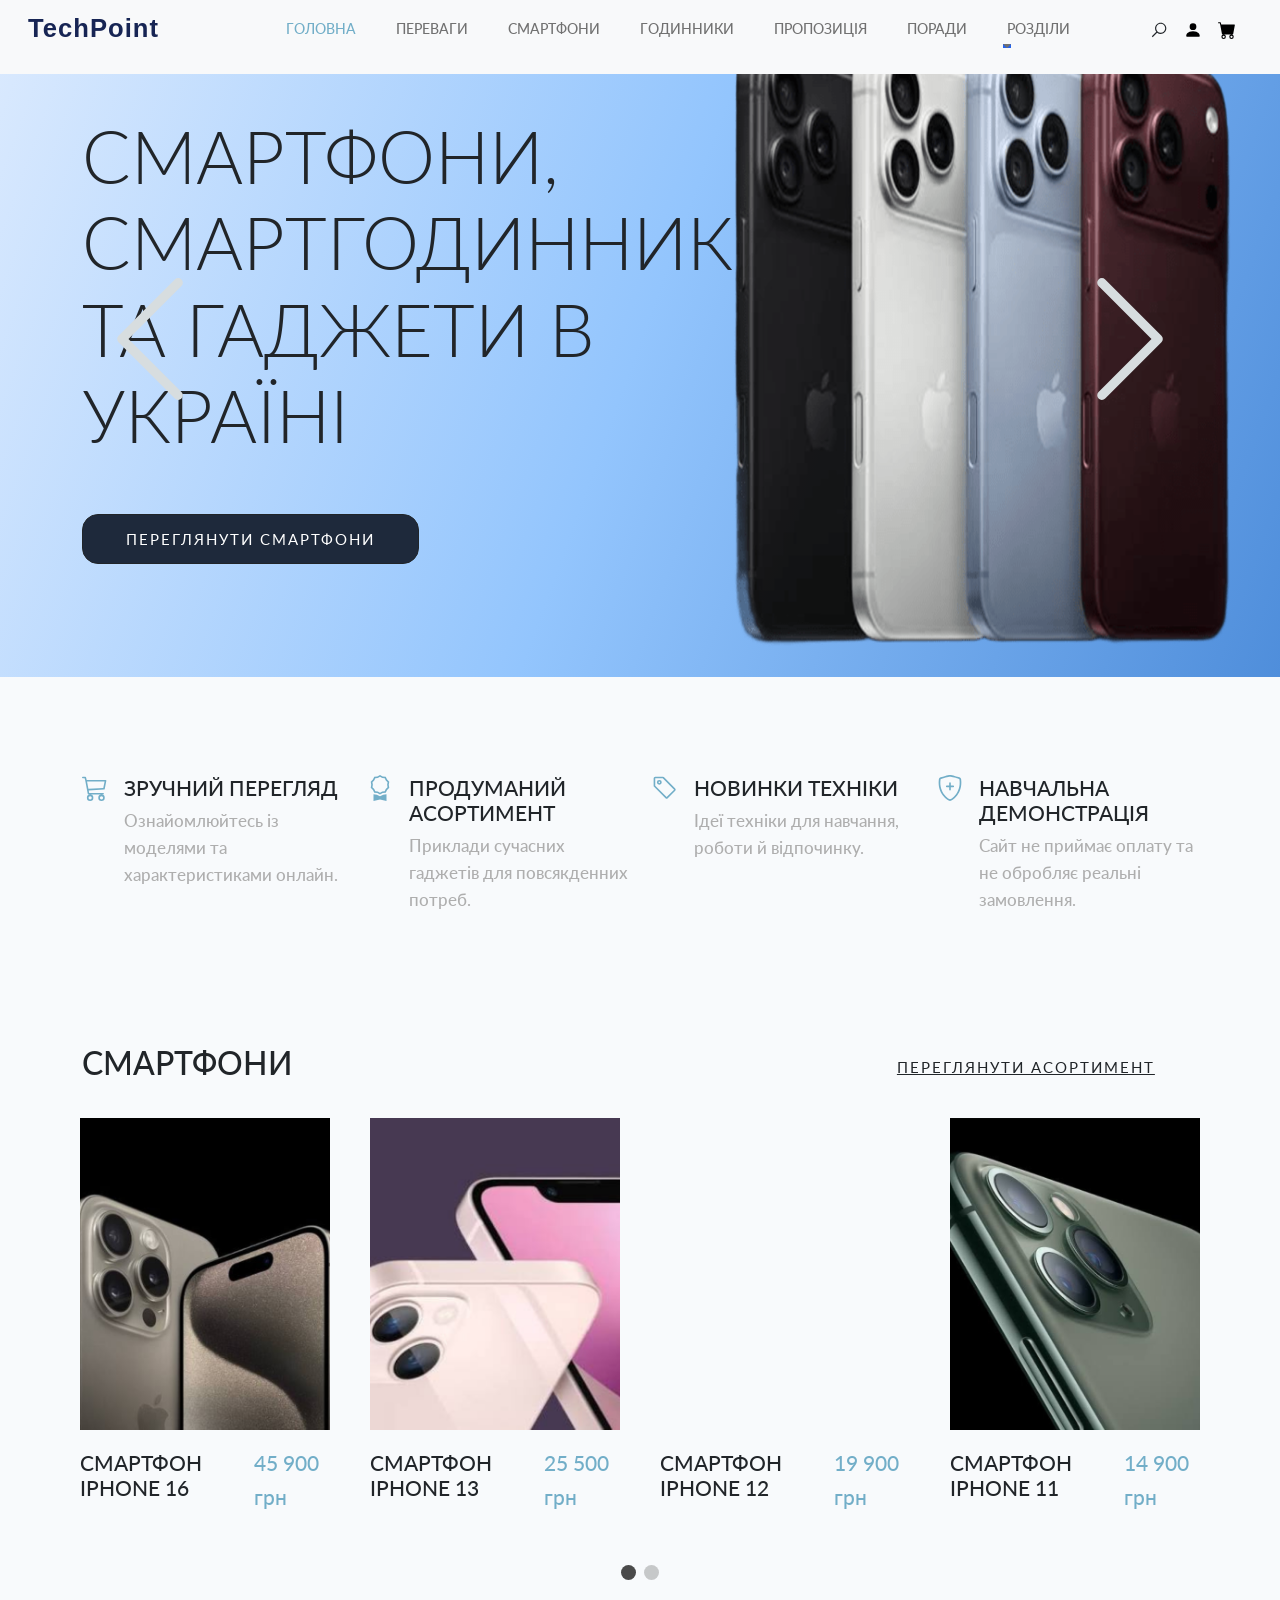
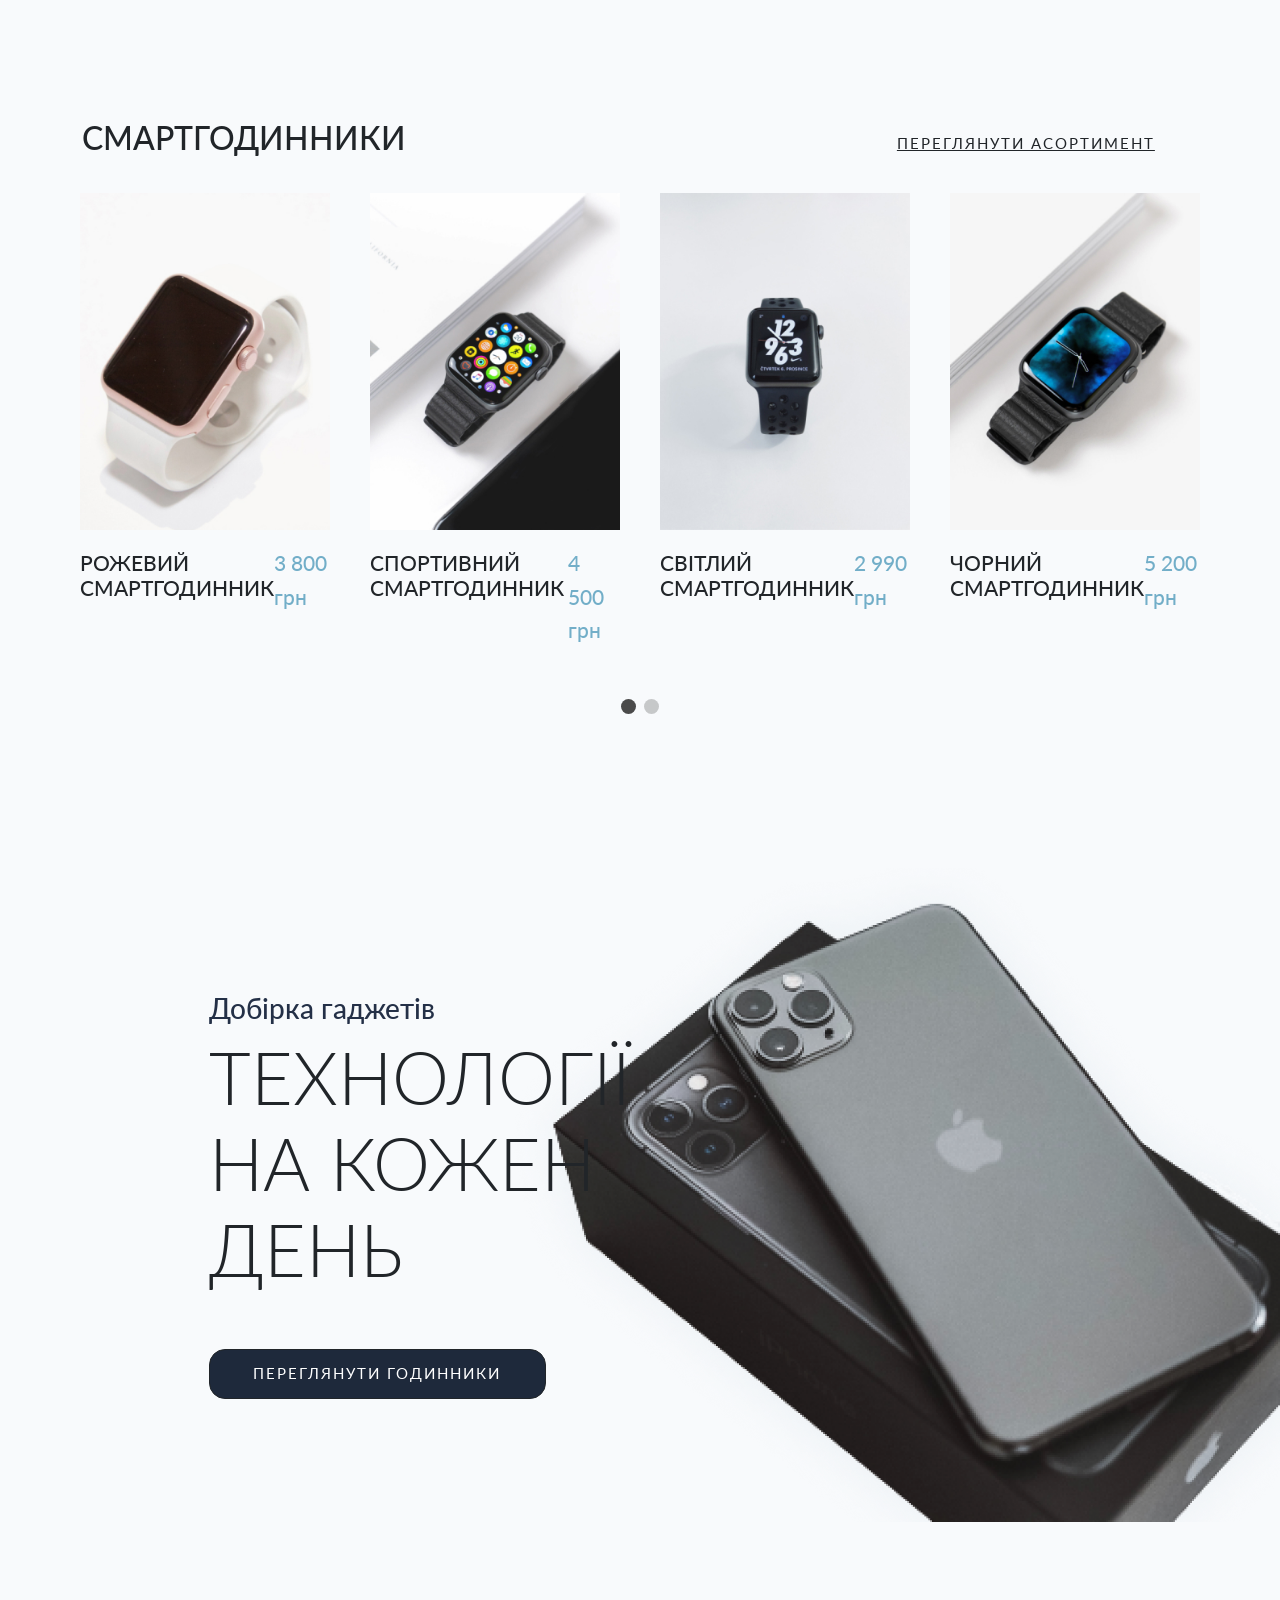
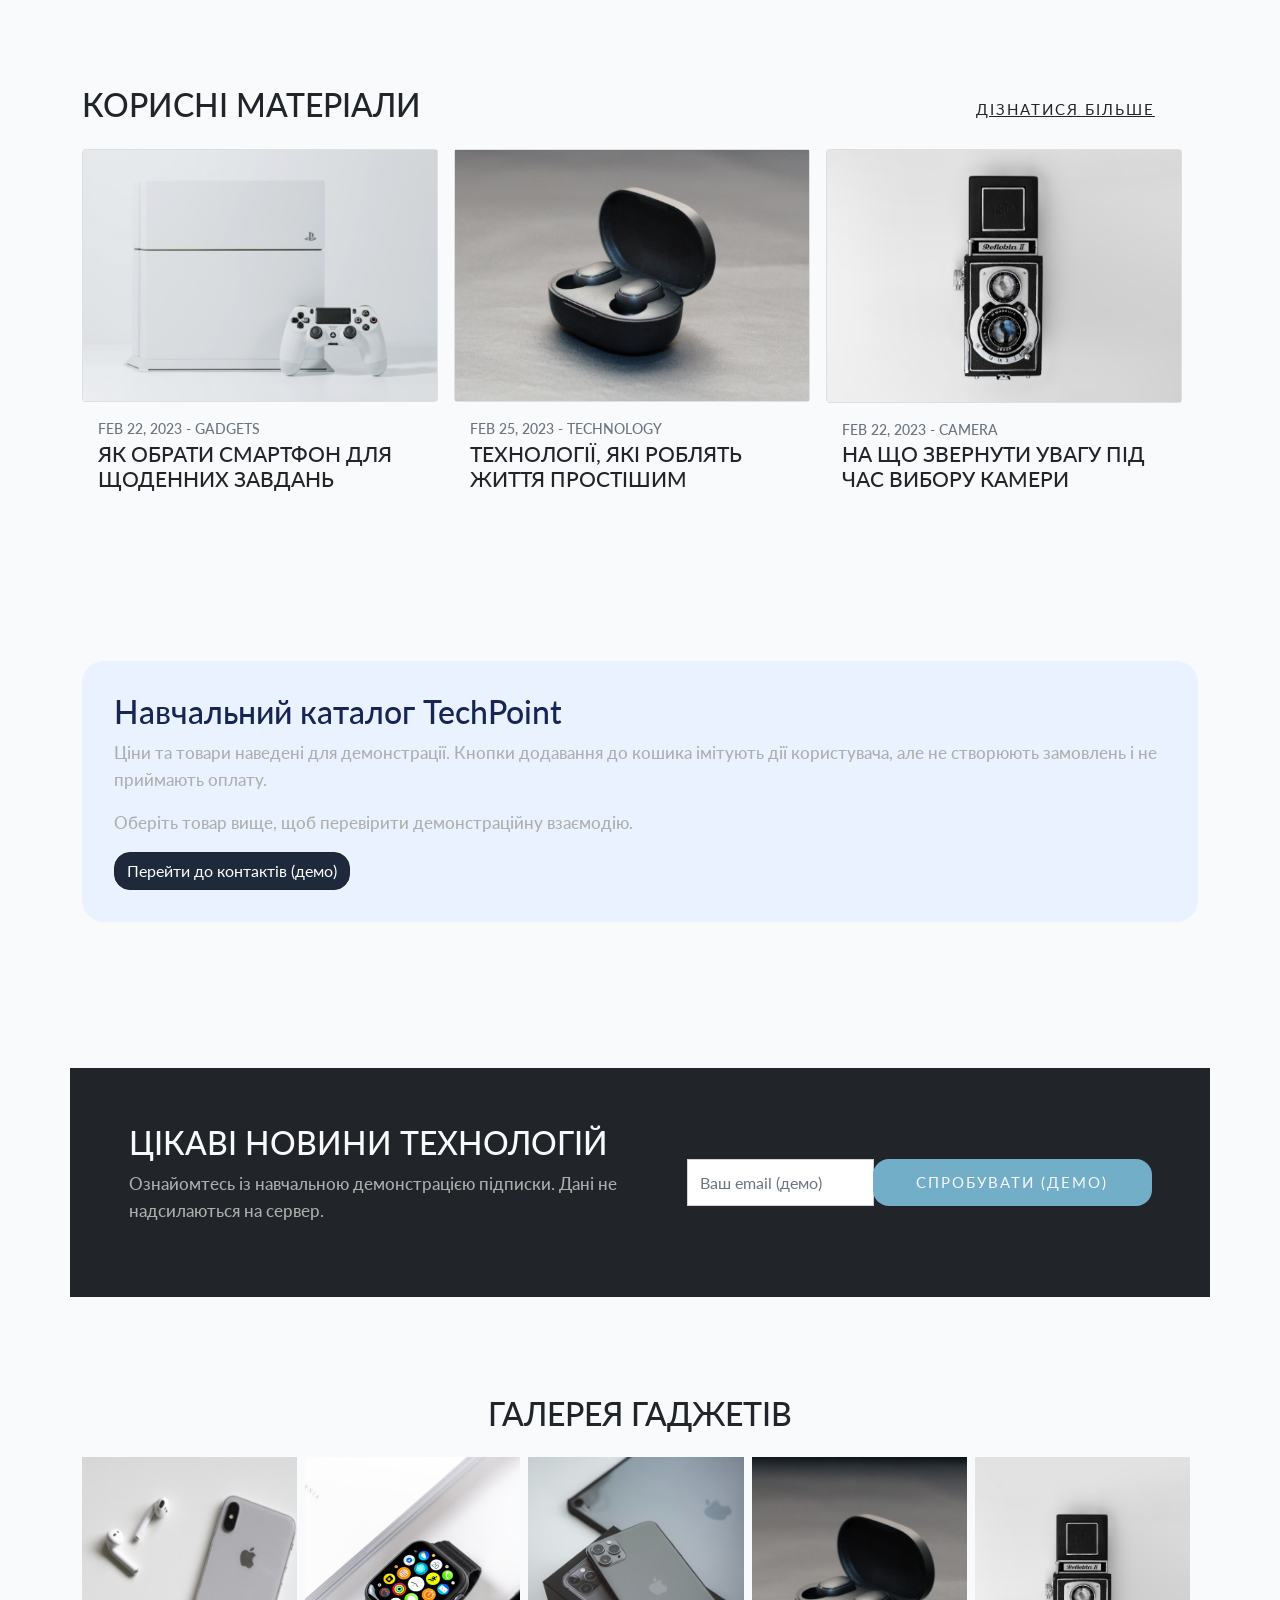
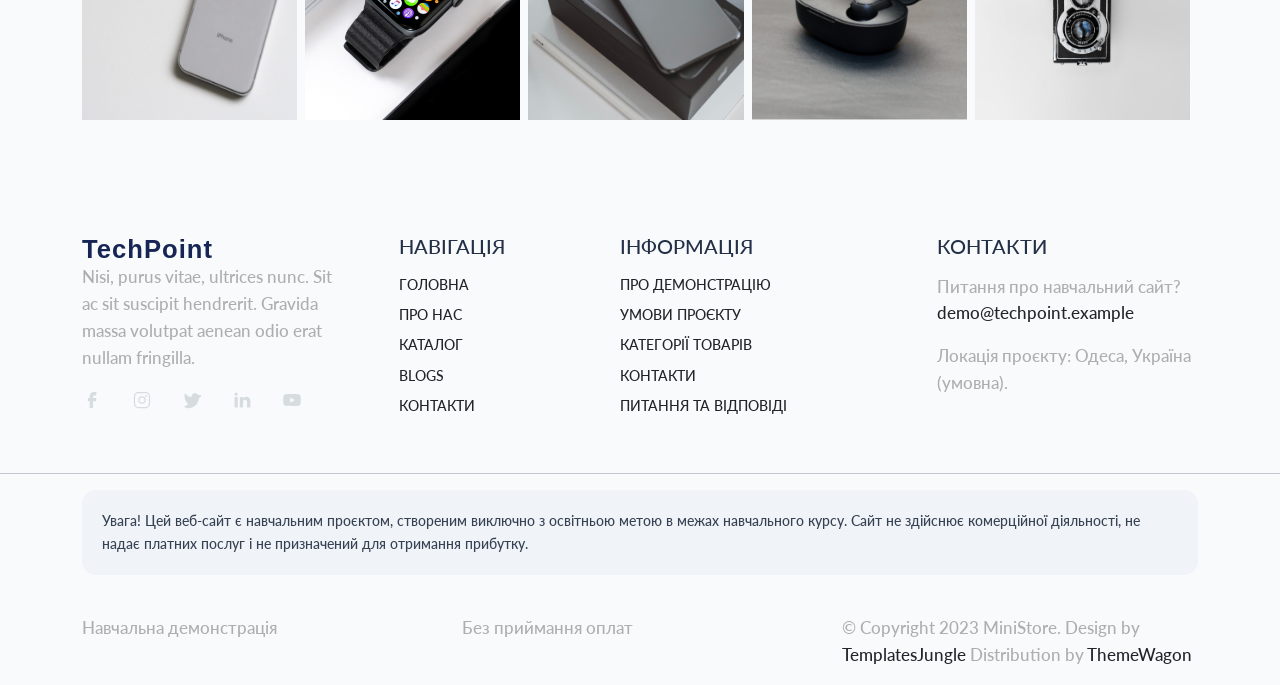
<file: index.html>
<!DOCTYPE html>

<html lang="uk">
<head>
    <!-- Google tag (gtag.js) -->
<script async src="https://www.googletagmanager.com/gtag/js?id=G-8P126CFZEG"></script>
<script>
  window.dataLayer = window.dataLayer || [];
  function gtag(){dataLayer.push(arguments);}
  gtag('js', new Date());

  gtag('config', 'G-8P126CFZEG');
</script>
<title>TechPoint — інтернет-магазин смартфонів і смартгодинників</title>
<meta charset="utf-8"/>
<meta content="IE=edge" http-equiv="X-UA-Compatible"/>
<meta content="width=device-width, initial-scale=1.0" name="viewport"/>
<meta content="telephone=no" name="format-detection"/>
<meta content="yes" name="apple-mobile-web-app-capable"/>
<meta content="TechPoint — навчальний проєкт" name="author"/>
<meta content="інтернет-магазин гаджетів, смартфони, смартгодинники, аксесуари для телефонів, гаджети Україна" name="keywords"/>
<meta content="TechPoint — навчальний інтернет-магазин смартфонів, смартгодинників і гаджетів в Україні. Перегляньте каталог сучасної техніки та аксесуарів." name="description"/>
<link href="css/bootstrap.min.css" rel="stylesheet" type="text/css"/>
<link href="style.css" rel="stylesheet" type="text/css"/>
<link href="https://cdn.jsdelivr.net/npm/swiper@9/swiper-bundle.min.css" rel="stylesheet">
<link href="https://fonts.googleapis.com" rel="preconnect"/>
<link crossorigin="" href="https://fonts.gstatic.com" rel="preconnect"/>
<link href="https://fonts.googleapis.com/css2?family=Jost:wght@300;400;500&amp;family=Lato:wght@300;400;700&amp;display=swap" rel="stylesheet"/>
<!-- script
    ================================================== -->
<script src="js/modernizr.js"></script>
</link><style>
/* TechPoint — змінені CSS-властивості: background-color, color, border-radius, padding; :hover */
.techpoint-logo {font: 700 1.6rem/1.2 Arial,sans-serif; color:#172554; letter-spacing:.04em;}
body { background-color: #f8fafc; color: #243047; }
.techpoint-demo-notice { background-color: #eaf2ff; padding: 32px; border-radius: 22px; color: #172554; }
.techpoint-disclaimer { background-color: #f0f4f9; color: #364152; padding: 20px; border-radius: 14px; font-size: 14px; line-height: 1.6; }
.btn, .techpoint-action { border-radius: 16px !important; transition: background-color .2s ease, color .2s ease; }
.btn:hover, .techpoint-action:hover { background-color: #2563eb !important; color: #fff !important; }
@media (max-width: 600px){ .techpoint-demo-notice{padding:20px;} }
</style><!-- Після створення потоків вставити сюди офіційний код Google Analytics 4 та Microsoft Clarity. --></head>
<body data-bs-root-margin="0px 0px -40%" data-bs-smooth-scroll="true" data-bs-spy="scroll" data-bs-target="#navbar" tabindex="0">
<svg style="display: none;" xmlns="http://www.w3.org/2000/svg">
<symbol id="search" viewbox="0 0 32 32" xmlns="http://www.w3.org/2000/svg">
<title>Search</title>
<path d="M19 3C13.488 3 9 7.488 9 13c0 2.395.84 4.59 2.25 6.313L3.281 27.28l1.439 1.44l7.968-7.969A9.922 9.922 0 0 0 19 23c5.512 0 10-4.488 10-10S24.512 3 19 3zm0 2c4.43 0 8 3.57 8 8s-3.57 8-8 8s-8-3.57-8-8s3.57-8 8-8z" fill="currentColor"></path>
</symbol>
<symbol id="user" viewbox="0 0 16 16" xmlns="http://www.w3.org/2000/svg">
<path d="M3 14s-1 0-1-1 1-4 6-4 6 3 6 4-1 1-1 1H3Zm5-6a3 3 0 1 0 0-6 3 3 0 0 0 0 6Z"></path>
</symbol>
<symbol id="cart" viewbox="0 0 16 16" xmlns="http://www.w3.org/2000/svg">
<path d="M0 1.5A.5.5 0 0 1 .5 1H2a.5.5 0 0 1 .485.379L2.89 3H14.5a.5.5 0 0 1 .491.592l-1.5 8A.5.5 0 0 1 13 12H4a.5.5 0 0 1-.491-.408L2.01 3.607 1.61 2H.5a.5.5 0 0 1-.5-.5zM5 12a2 2 0 1 0 0 4 2 2 0 0 0 0-4zm7 0a2 2 0 1 0 0 4 2 2 0 0 0 0-4zm-7 1a1 1 0 1 1 0 2 1 1 0 0 1 0-2zm7 0a1 1 0 1 1 0 2 1 1 0 0 1 0-2z"></path>
</symbol>
<svg id="chevron-left" viewbox="0 0 16 16" xmlns="http://www.w3.org/2000/svg">
<path d="M11.354 1.646a.5.5 0 0 1 0 .708L5.707 8l5.647 5.646a.5.5 0 0 1-.708.708l-6-6a.5.5 0 0 1 0-.708l6-6a.5.5 0 0 1 .708 0z" fill-rule="evenodd"></path>
</svg>
<symbol id="chevron-right" viewbox="0 0 16 16" xmlns="http://www.w3.org/2000/svg">
<path d="M4.646 1.646a.5.5 0 0 1 .708 0l6 6a.5.5 0 0 1 0 .708l-6 6a.5.5 0 0 1-.708-.708L10.293 8 4.646 2.354a.5.5 0 0 1 0-.708z" fill-rule="evenodd"></path>
</symbol>
<symbol id="cart-outline" viewbox="0 0 16 16" xmlns="http://www.w3.org/2000/svg">
<path d="M0 1.5A.5.5 0 0 1 .5 1H2a.5.5 0 0 1 .485.379L2.89 3H14.5a.5.5 0 0 1 .49.598l-1 5a.5.5 0 0 1-.465.401l-9.397.472L4.415 11H13a.5.5 0 0 1 0 1H4a.5.5 0 0 1-.491-.408L2.01 3.607 1.61 2H.5a.5.5 0 0 1-.5-.5zM3.102 4l.84 4.479 9.144-.459L13.89 4H3.102zM5 12a2 2 0 1 0 0 4 2 2 0 0 0 0-4zm7 0a2 2 0 1 0 0 4 2 2 0 0 0 0-4zm-7 1a1 1 0 1 1 0 2 1 1 0 0 1 0-2zm7 0a1 1 0 1 1 0 2 1 1 0 0 1 0-2z"></path>
</symbol>
<symbol id="quality" viewbox="0 0 16 16" xmlns="http://www.w3.org/2000/svg">
<path d="M9.669.864 8 0 6.331.864l-1.858.282-.842 1.68-1.337 1.32L2.6 6l-.306 1.854 1.337 1.32.842 1.68 1.858.282L8 12l1.669-.864 1.858-.282.842-1.68 1.337-1.32L13.4 6l.306-1.854-1.337-1.32-.842-1.68L9.669.864zm1.196 1.193.684 1.365 1.086 1.072L12.387 6l.248 1.506-1.086 1.072-.684 1.365-1.51.229L8 10.874l-1.355-.702-1.51-.229-.684-1.365-1.086-1.072L3.614 6l-.25-1.506 1.087-1.072.684-1.365 1.51-.229L8 1.126l1.356.702 1.509.229z"></path>
<path d="M4 11.794V16l4-1 4 1v-4.206l-2.018.306L8 13.126 6.018 12.1 4 11.794z"></path>
</symbol>
<symbol id="price-tag" viewbox="0 0 16 16" xmlns="http://www.w3.org/2000/svg">
<path d="M6 4.5a1.5 1.5 0 1 1-3 0 1.5 1.5 0 0 1 3 0zm-1 0a.5.5 0 1 0-1 0 .5.5 0 0 0 1 0z"></path>
<path d="M2 1h4.586a1 1 0 0 1 .707.293l7 7a1 1 0 0 1 0 1.414l-4.586 4.586a1 1 0 0 1-1.414 0l-7-7A1 1 0 0 1 1 6.586V2a1 1 0 0 1 1-1zm0 5.586 7 7L13.586 9l-7-7H2v4.586z"></path>
</symbol>
<symbol id="shield-plus" viewbox="0 0 16 16" xmlns="http://www.w3.org/2000/svg">
<path d="M5.338 1.59a61.44 61.44 0 0 0-2.837.856.481.481 0 0 0-.328.39c-.554 4.157.726 7.19 2.253 9.188a10.725 10.725 0 0 0 2.287 2.233c.346.244.652.42.893.533.12.057.218.095.293.118a.55.55 0 0 0 .101.025.615.615 0 0 0 .1-.025c.076-.023.174-.061.294-.118.24-.113.547-.29.893-.533a10.726 10.726 0 0 0 2.287-2.233c1.527-1.997 2.807-5.031 2.253-9.188a.48.48 0 0 0-.328-.39c-.651-.213-1.75-.56-2.837-.855C9.552 1.29 8.531 1.067 8 1.067c-.53 0-1.552.223-2.662.524zM5.072.56C6.157.265 7.31 0 8 0s1.843.265 2.928.56c1.11.3 2.229.655 2.887.87a1.54 1.54 0 0 1 1.044 1.262c.596 4.477-.787 7.795-2.465 9.99a11.775 11.775 0 0 1-2.517 2.453 7.159 7.159 0 0 1-1.048.625c-.28.132-.581.24-.829.24s-.548-.108-.829-.24a7.158 7.158 0 0 1-1.048-.625 11.777 11.777 0 0 1-2.517-2.453C1.928 10.487.545 7.169 1.141 2.692A1.54 1.54 0 0 1 2.185 1.43 62.456 62.456 0 0 1 5.072.56z"></path>
<path d="M8 4.5a.5.5 0 0 1 .5.5v1.5H10a.5.5 0 0 1 0 1H8.5V9a.5.5 0 0 1-1 0V7.5H6a.5.5 0 0 1 0-1h1.5V5a.5.5 0 0 1 .5-.5z"></path>
</symbol>
<symbol id="star-fill" viewbox="0 0 16 16" xmlns="http://www.w3.org/2000/svg">
<path d="M3.612 15.443c-.386.198-.824-.149-.746-.592l.83-4.73L.173 6.765c-.329-.314-.158-.888.283-.95l4.898-.696L7.538.792c.197-.39.73-.39.927 0l2.184 4.327 4.898.696c.441.062.612.636.282.95l-3.522 3.356.83 4.73c.078.443-.36.79-.746.592L8 13.187l-4.389 2.256z"></path>
</symbol>
<symbol id="star-empty" viewbox="0 0 16 16" xmlns="http://www.w3.org/2000/svg">
<path d="M2.866 14.85c-.078.444.36.791.746.593l4.39-2.256 4.389 2.256c.386.198.824-.149.746-.592l-.83-4.73 3.522-3.356c.33-.314.16-.888-.282-.95l-4.898-.696L8.465.792a.513.513 0 0 0-.927 0L5.354 5.12l-4.898.696c-.441.062-.612.636-.283.95l3.523 3.356-.83 4.73zm4.905-2.767-3.686 1.894.694-3.957a.565.565 0 0 0-.163-.505L1.71 6.745l4.052-.576a.525.525 0 0 0 .393-.288L8 2.223l1.847 3.658a.525.525 0 0 0 .393.288l4.052.575-2.906 2.77a.565.565 0 0 0-.163.506l.694 3.957-3.686-1.894a.503.503 0 0 0-.461 0z"></path>
</symbol>
<symbol id="star-half" viewbox="0 0 16 16" xmlns="http://www.w3.org/2000/svg">
<path d="M5.354 5.119 7.538.792A.516.516 0 0 1 8 .5c.183 0 .366.097.465.292l2.184 4.327 4.898.696A.537.537 0 0 1 16 6.32a.548.548 0 0 1-.17.445l-3.523 3.356.83 4.73c.078.443-.36.79-.746.592L8 13.187l-4.389 2.256a.52.52 0 0 1-.146.05c-.342.06-.668-.254-.6-.642l.83-4.73L.173 6.765a.55.55 0 0 1-.172-.403.58.58 0 0 1 .085-.302.513.513 0 0 1 .37-.245l4.898-.696zM8 12.027a.5.5 0 0 1 .232.056l3.686 1.894-.694-3.957a.565.565 0 0 1 .162-.505l2.907-2.77-4.052-.576a.525.525 0 0 1-.393-.288L8.001 2.223 8 2.226v9.8z"></path>
</symbol>
<symbol id="quote" viewbox="0 0 24 24" xmlns="http://www.w3.org/2000/svg">
<path d="m15 17l2-4h-4V6h7v7l-2 4h-3Zm-9 0l2-4H4V6h7v7l-2 4H6Z" fill="currentColor"></path>
</symbol>
<symbol id="facebook" viewbox="0 0 24 24" xmlns="http://www.w3.org/2000/svg">
<path d="M9.198 21.5h4v-8.01h3.604l.396-3.98h-4V7.5a1 1 0 0 1 1-1h3v-4h-3a5 5 0 0 0-5 5v2.01h-2l-.396 3.98h2.396v8.01Z" fill="currentColor"></path>
</symbol>
<symbol id="youtube" viewbox="0 0 32 32" xmlns="http://www.w3.org/2000/svg">
<path d="M29.41 9.26a3.5 3.5 0 0 0-2.47-2.47C24.76 6.2 16 6.2 16 6.2s-8.76 0-10.94.59a3.5 3.5 0 0 0-2.47 2.47A36.13 36.13 0 0 0 2 16a36.13 36.13 0 0 0 .59 6.74a3.5 3.5 0 0 0 2.47 2.47c2.18.59 10.94.59 10.94.59s8.76 0 10.94-.59a3.5 3.5 0 0 0 2.47-2.47A36.13 36.13 0 0 0 30 16a36.13 36.13 0 0 0-.59-6.74ZM13.2 20.2v-8.4l7.27 4.2Z" fill="currentColor"></path>
</symbol>
<symbol id="twitter" viewbox="0 0 256 256" xmlns="http://www.w3.org/2000/svg">
<path d="m245.66 77.66l-29.9 29.9C209.72 177.58 150.67 232 80 232c-14.52 0-26.49-2.3-35.58-6.84c-7.33-3.67-10.33-7.6-11.08-8.72a8 8 0 0 1 3.85-11.93c.26-.1 24.24-9.31 39.47-26.84a110.93 110.93 0 0 1-21.88-24.2c-12.4-18.41-26.28-50.39-22-98.18a8 8 0 0 1 13.65-4.92c.35.35 33.28 33.1 73.54 43.72V88a47.87 47.87 0 0 1 14.36-34.3A46.87 46.87 0 0 1 168.1 40a48.66 48.66 0 0 1 41.47 24H240a8 8 0 0 1 5.66 13.66Z" fill="currentColor"></path>
</symbol>
<symbol id="instagram" viewbox="0 0 256 256" xmlns="http://www.w3.org/2000/svg">
<path d="M128 80a48 48 0 1 0 48 48a48.05 48.05 0 0 0-48-48Zm0 80a32 32 0 1 1 32-32a32 32 0 0 1-32 32Zm48-136H80a56.06 56.06 0 0 0-56 56v96a56.06 56.06 0 0 0 56 56h96a56.06 56.06 0 0 0 56-56V80a56.06 56.06 0 0 0-56-56Zm40 152a40 40 0 0 1-40 40H80a40 40 0 0 1-40-40V80a40 40 0 0 1 40-40h96a40 40 0 0 1 40 40ZM192 76a12 12 0 1 1-12-12a12 12 0 0 1 12 12Z" fill="currentColor"></path>
</symbol>
<symbol id="linkedin" viewbox="0 0 24 24" xmlns="http://www.w3.org/2000/svg">
<path d="M6.94 5a2 2 0 1 1-4-.002a2 2 0 0 1 4 .002zM7 8.48H3V21h4V8.48zm6.32 0H9.34V21h3.94v-6.57c0-3.66 4.77-4 4.77 0V21H22v-7.93c0-6.17-7.06-5.94-8.72-2.91l.04-1.68z" fill="currentColor"></path>
</symbol>
<symbol id="nav-icon" viewbox="0 0 16 16" xmlns="http://www.w3.org/2000/svg">
<path d="M14 10.5a.5.5 0 0 0-.5-.5h-3a.5.5 0 0 0 0 1h3a.5.5 0 0 0 .5-.5zm0-3a.5.5 0 0 0-.5-.5h-7a.5.5 0 0 0 0 1h7a.5.5 0 0 0 .5-.5zm0-3a.5.5 0 0 0-.5-.5h-11a.5.5 0 0 0 0 1h11a.5.5 0 0 0 .5-.5z"></path>
</symbol>
<symbol id="close" viewbox="0 0 16 16" xmlns="http://www.w3.org/2000/svg">
<path d="M2.146 2.854a.5.5 0 1 1 .708-.708L8 7.293l5.146-5.147a.5.5 0 0 1 .708.708L8.707 8l5.147 5.146a.5.5 0 0 1-.708.708L8 8.707l-5.146 5.147a.5.5 0 0 1-.708-.708L7.293 8 2.146 2.854Z"></path>
</symbol>
<symbol id="navbar-icon" viewbox="0 0 16 16" xmlns="http://www.w3.org/2000/svg">
<path d="M14 10.5a.5.5 0 0 0-.5-.5h-3a.5.5 0 0 0 0 1h3a.5.5 0 0 0 .5-.5zm0-3a.5.5 0 0 0-.5-.5h-7a.5.5 0 0 0 0 1h7a.5.5 0 0 0 .5-.5zm0-3a.5.5 0 0 0-.5-.5h-11a.5.5 0 0 0 0 1h11a.5.5 0 0 0 .5-.5z"></path>
</symbol>
</svg>
<div class="search-popup">
<div class="search-popup-container">
<form action="" class="search-form" method="get" onsubmit='event.preventDefault(); alert("Це навчальна демонстрація пошуку.");' role="search">
<input class="search-field" id="search-form" name="s" placeholder="Пошук товарів (демо)" type="search" value=""/>
<button class="search-submit" type="submit"><svg class="search"><use xlink:href="#search"></use></svg></button>
</form>
<h5 class="cat-list-title">Категорії товарів</h5>
<ul class="cat-list">
<li class="cat-list-item">
<a href="#" title="Mobile Phones">Смартфони</a>
</li>
<li class="cat-list-item">
<a href="#" title="Smart Watches">Смартгодинники</a>
</li>
<li class="cat-list-item">
<a href="#" title="Headphones">Навушники</a>
</li>
<li class="cat-list-item">
<a href="#" title="Accessories">Аксесуари</a>
</li>
<li class="cat-list-item">
<a href="#" title="Monitors">Монітори</a>
</li>
<li class="cat-list-item">
<a href="#" title="Speakers">Колонки</a>
</li>
<li class="cat-list-item">
<a href="#" title="Memory Cards">Карти пам’яті</a>
</li>
</ul>
</div>
</div>
<header class="site-header header-scrolled position-fixed text-black bg-light" id="header">
<nav class="navbar navbar-expand-lg px-3 mb-3" id="header-nav">
<div class="container-fluid">
<a class="navbar-brand" href="index.html">
<span class="techpoint-logo">TechPoint</span>
</a>
<button aria-controls="bdNavbar" aria-expanded="false" aria-label="Toggle navigation" class="navbar-toggler d-flex d-lg-none order-3 p-2" data-bs-target="#bdNavbar" data-bs-toggle="offcanvas" type="button">
<svg class="navbar-icon">
<use xlink:href="#navbar-icon"></use>
</svg>
</button>
<div aria-labelledby="bdNavbarOffcanvasLabel" class="offcanvas offcanvas-end" id="bdNavbar" tabindex="-1">
<div class="offcanvas-header px-4 pb-0">
<a class="navbar-brand" href="index.html">
<span class="techpoint-logo">TechPoint</span>
</a>
<button aria-label="Close" class="btn-close btn-close-black" data-bs-dismiss="offcanvas" data-bs-target="#bdNavbar" type="button"></button>
</div>
<div class="offcanvas-body">
<ul class="navbar-nav text-uppercase justify-content-end align-items-center flex-grow-1 pe-3" id="navbar">
<li class="nav-item">
<a class="nav-link me-4 active" href="#billboard">Головна</a>
</li>
<li class="nav-item">
<a class="nav-link me-4" href="#company-services">Переваги</a>
</li>
<li class="nav-item">
<a class="nav-link me-4" href="#mobile-products">Смартфони</a>
</li>
<li class="nav-item">
<a class="nav-link me-4" href="#smart-watches">Годинники</a>
</li>
<li class="nav-item">
<a class="nav-link me-4" href="#yearly-sale">Пропозиція</a>
</li>
<li class="nav-item">
<a class="nav-link me-4" href="#latest-blog">Поради</a>
</li>
<li class="nav-item dropdown">
<a aria-expanded="false" class="nav-link me-4 dropdown-toggle link-dark" data-bs-toggle="dropdown" href="#footer" role="button">Розділи</a>
<ul class="dropdown-menu">
<li>
<a class="dropdown-item" href="#footer">Про нас</a>
</li>
<li>
<a class="dropdown-item" href="#latest-blog">Поради</a>
</li>
<li>
<a class="dropdown-item" href="#mobile-products">Каталог</a>
</li>
<li>
<a class="dropdown-item" href="#demo-note">Кошик</a>
</li>
<li>
<a class="dropdown-item" href="#demo-note">Оформлення</a>
</li>
<li>
<a class="dropdown-item" href="#latest-blog">Стаття</a>
</li>
<li>
<a class="dropdown-item" href="#mobile-products">Товар</a>
</li>
<li>
<a class="dropdown-item" href="#footer">Контакти</a>
</li>
</ul>
</li>
<li class="nav-item">
<div class="user-items ps-5">
<ul class="d-flex justify-content-end list-unstyled">
<li class="search-item pe-3">
<a class="search-button" href="#">
<svg class="search">
<use xlink:href="#search"></use>
</svg>
</a>
</li>
<li class="pe-3">
<a href="#">
<svg class="user">
<use xlink:href="#user"></use>
</svg>
</a>
</li>
<li>
<a href="#mobile-products">
<svg class="cart">
<use xlink:href="#cart"></use>
</svg>
</a>
</li>
</ul>
</div>
</li>
</ul>
</div>
</div>
</div>
</nav>
</header>
<section class="position-relative overflow-hidden bg-light-blue" id="billboard">
<div class="swiper main-swiper">
<div class="swiper-wrapper">
<div class="swiper-slide">
<div class="container">
<div class="row d-flex align-items-center">
<div class="col-md-6">
<div class="banner-content">
<h1 class="display-2 text-uppercase text-dark pb-5">Смартфони, смартгодинники та гаджети в Україні</h1>
<a class="btn btn-medium btn-dark text-uppercase btn-rounded-none" href="#mobile-products">Переглянути смартфони</a>
</div>
</div>
<div class="col-md-5">
<div class="image-holder">
<img alt="Техніка та аксесуари TechPoint" src="images/баннер5.png"/>
</div>
</div>
</div>
</div>
</div>
<div class="swiper-slide">
<div class="container">
<div class="row d-flex flex-wrap align-items-center">
<div class="col-md-6">
<div class="banner-content">
<h2 class="display-2 text-uppercase text-dark pb-5">Технології, які роблять життя простішим</h2>
<a class="btn btn-medium btn-dark text-uppercase btn-rounded-none" href="#mobile-products">Переглянути смартфони</a>
</div>
</div>
<div class="col-md-5">
<div class="image-holder">
<img alt="Техніка та аксесуари TechPoint" src="images/banner-image.png"/>
</div>
</div>
</div>
</div>
</div>
</div>
</div>
<div class="swiper-icon swiper-arrow swiper-arrow-prev">
<svg class="chevron-left">
<use xlink:href="#chevron-left"></use>
</svg>
</div>
<div class="swiper-icon swiper-arrow swiper-arrow-next">
<svg class="chevron-right">
<use xlink:href="#chevron-right"></use>
</svg>
</div>
</section>
<section class="padding-large" id="company-services">
<div class="container">
<div class="row">
<div class="col-lg-3 col-md-6 pb-3">
<div class="icon-box d-flex">
<div class="icon-box-icon pe-3 pb-3">
<svg class="cart-outline">
<use xlink:href="#cart-outline"></use>
</svg>
</div>
<div class="icon-box-content">
<h3 class="card-title text-uppercase text-dark">Зручний перегляд</h3>
<p>Ознайомлюйтесь із моделями та характеристиками онлайн.</p>
</div>
</div>
</div>
<div class="col-lg-3 col-md-6 pb-3">
<div class="icon-box d-flex">
<div class="icon-box-icon pe-3 pb-3">
<svg class="quality">
<use xlink:href="#quality"></use>
</svg>
</div>
<div class="icon-box-content">
<h3 class="card-title text-uppercase text-dark">Продуманий асортимент</h3>
<p>Приклади сучасних гаджетів для повсякденних потреб.</p>
</div>
</div>
</div>
<div class="col-lg-3 col-md-6 pb-3">
<div class="icon-box d-flex">
<div class="icon-box-icon pe-3 pb-3">
<svg class="price-tag">
<use xlink:href="#price-tag"></use>
</svg>
</div>
<div class="icon-box-content">
<h3 class="card-title text-uppercase text-dark">Новинки техніки</h3>
<p>Ідеї техніки для навчання, роботи й відпочинку.</p>
</div>
</div>
</div>
<div class="col-lg-3 col-md-6 pb-3">
<div class="icon-box d-flex">
<div class="icon-box-icon pe-3 pb-3">
<svg class="shield-plus">
<use xlink:href="#shield-plus"></use>
</svg>
</div>
<div class="icon-box-content">
<h3 class="card-title text-uppercase text-dark">Навчальна демонстрація</h3>
<p>Сайт не приймає оплату та не обробляє реальні замовлення.</p>
</div>
</div>
</div>
</div>
</div>
</section>
<section class="product-store position-relative padding-large no-padding-top" id="mobile-products">
<div class="container">
<div class="row">
<div class="display-header d-flex justify-content-between pb-3">
<h2 class="display-7 text-dark text-uppercase">Смартфони</h2>
<div class="btn-right">
<a class="btn btn-medium btn-normal text-uppercase" href="#mobile-products">Переглянути асортимент</a>
</div>
</div>
<div class="swiper product-swiper">
<div class="swiper-wrapper">
<div class="swiper-slide">
<div class="product-card position-relative">
<div class="image-holder">
<img alt="Смартфон iPhone 16" class="img-fluid" decoding="async" loading="lazy" src="images/1.png"/>
</div>
<div class="cart-concern position-absolute">
<div class="cart-button d-flex">
<a class="btn btn-medium btn-black techpoint-demo-add" data-product="Смартфон iPhone 16" href="#demo-note">Додати (демо)<svg class="cart-outline"><use xlink:href="#cart-outline"></use></svg></a>
</div>
</div>
<div class="card-detail d-flex justify-content-between align-items-baseline pt-3">
<h3 class="card-title text-uppercase">
<a href="#">Смартфон iPhone 16</a>
</h3>
<span class="item-price text-primary">45 900 грн</span>
</div>
</div>
</div>
<div class="swiper-slide">
<div class="product-card position-relative">
<div class="image-holder">
<img alt="Смартфон iPhone 11" class="img-fluid" decoding="async" loading="lazy" src="images/2.png"/>
</div>
<div class="cart-concern position-absolute">
<div class="cart-button d-flex">
<a class="btn btn-medium btn-black techpoint-demo-add" data-product="Смартфон iPhone 11" href="#demo-note">Додати (демо)<svg class="cart-outline"><use xlink:href="#cart-outline"></use></svg></a>
</div>
</div>
<div class="card-detail d-flex justify-content-between align-items-baseline pt-3">
<h3 class="card-title text-uppercase">
<a href="#">Смартфон iPhone 13</a>
</h3>
<span class="item-price text-primary">25 500 грн</span>
</div>
</div>
</div>
<div class="swiper-slide">
<div class="product-card position-relative">
<div class="image-holder">
<img alt="Смартфон iPhone 8" class="img-fluid" decoding="async" loading="lazy" src="images/3.png"/>
</div>
<div class="cart-concern position-absolute">
<div class="cart-button d-flex">
<a class="btn btn-medium btn-black techpoint-demo-add" data-product="Смартфон iPhone 12" href="#demo-note">Додати (демо)<svg class="cart-outline"><use xlink:href="#cart-outline"></use></svg></a>
</div>
</div>
<div class="card-detail d-flex justify-content-between align-items-baseline pt-3">
<h3 class="card-title text-uppercase">
<a href="#">Смартфон iPhone 12</a>
</h3>
<span class="item-price text-primary">19 900 грн</span>
</div>
</div>
</div>
<div class="swiper-slide">
<div class="product-card position-relative">
<div class="image-holder">
<img alt="Смартфон iPhone 13" class="img-fluid" decoding="async" loading="lazy" src="images/4.png"/>
</div>
<div class="cart-concern position-absolute">
<div class="cart-button d-flex">
<a class="btn btn-medium btn-black techpoint-demo-add" data-product="Смартфон iPhone 13" href="#demo-note">Додати (демо)<svg class="cart-outline"><use xlink:href="#cart-outline"></use></svg></a>
</div>
</div>
<div class="card-detail d-flex justify-content-between align-items-baseline pt-3">
<h3 class="card-title text-uppercase">
<a href="#">Смартфон iPhone 11</a>
</h3>
<span class="item-price text-primary">14 900 грн</span>
</div>
</div>
</div>
<div class="swiper-slide">
<div class="product-card position-relative">
<div class="image-holder">
<img alt="Смартфон iPhone 12" class="img-fluid" decoding="async" loading="lazy" src="images/5.png"/>
</div>
<div class="cart-concern position-absolute">
<div class="cart-button d-flex">
<a class="btn btn-medium btn-black techpoint-demo-add" data-product="Смартфон iPhone 12" href="#demo-note">Додати (демо)<svg class="cart-outline"><use xlink:href="#cart-outline"></use></svg></a>
</div>
</div>
<div class="card-detail d-flex justify-content-between align-items-baseline pt-3">
<h3 class="card-title text-uppercase">
<a href="#">Смартфон iPhone 10</a>
</h3>
<span class="item-price text-primary">11 000 грн</span>
</div>
</div>
</div>
</div>
</div>
</div>
</div>
<div class="swiper-pagination position-absolute text-center"></div>
</section>
<section class="product-store padding-large position-relative" id="smart-watches">
<div class="container">
<div class="row">
<div class="display-header d-flex justify-content-between pb-3">
<h2 class="display-7 text-dark text-uppercase">Смартгодинники</h2>
<div class="btn-right">
<a class="btn btn-medium btn-normal text-uppercase" href="#mobile-products">Переглянути асортимент</a>
</div>
</div>
<div class="swiper product-watch-swiper">
<div class="swiper-wrapper">
<div class="swiper-slide">
<div class="product-card position-relative">
<div class="image-holder">
<img alt="Рожевий смартгодинник" class="img-fluid" decoding="async" loading="lazy" src="images/product-item6.jpg"/>
</div>
<div class="cart-concern position-absolute">
<div class="cart-button d-flex">
<a class="btn btn-medium btn-black techpoint-demo-add" data-product="Рожевий смартгодинник" href="#demo-note">Додати (демо)<svg class="cart-outline"><use xlink:href="#cart-outline"></use></svg></a>
</div>
</div>
<div class="card-detail d-flex justify-content-between align-items-baseline pt-3">
<h3 class="card-title text-uppercase">
<a href="#">Рожевий смартгодинник</a>
</h3>
<span class="item-price text-primary">3 800 грн</span>
</div>
</div>
</div>
<div class="swiper-slide">
<div class="product-card position-relative">
<div class="image-holder">
<img alt="Спортивний смартгодинник" class="img-fluid" decoding="async" loading="lazy" src="images/product-item7.jpg"/>
</div>
<div class="cart-concern position-absolute">
<div class="cart-button d-flex">
<a class="btn btn-medium btn-black techpoint-demo-add" data-product="Спортивний смартгодинник" href="#demo-note">Додати (демо)<svg class="cart-outline"><use xlink:href="#cart-outline"></use></svg></a>
</div>
</div>
<div class="card-detail d-flex justify-content-between align-items-baseline pt-3">
<h3 class="card-title text-uppercase">
<a href="#">Спортивний смартгодинник</a>
</h3>
<span class="item-price text-primary">4 500 грн</span>
</div>
</div>
</div>
<div class="swiper-slide">
<div class="product-card position-relative">
<div class="image-holder">
<img alt="Світлий смартгодинник" class="img-fluid" decoding="async" loading="lazy" src="images/product-item8.jpg"/>
</div>
<div class="cart-concern position-absolute">
<div class="cart-button d-flex">
<a class="btn btn-medium btn-black techpoint-demo-add" data-product="Світлий смартгодинник" href="#demo-note">Додати (демо)<svg class="cart-outline"><use xlink:href="#cart-outline"></use></svg></a>
</div>
</div>
<div class="card-detail d-flex justify-content-between align-items-baseline pt-3">
<h3 class="card-title text-uppercase">
<a href="#">Світлий смартгодинник</a>
</h3>
<span class="item-price text-primary">2 990 грн</span>
</div>
</div>
</div>
<div class="swiper-slide">
<div class="product-card position-relative">
<div class="image-holder">
<img alt="Чорний смартгодинник" class="img-fluid" decoding="async" loading="lazy" src="images/product-item9.jpg"/>
</div>
<div class="cart-concern position-absolute">
<div class="cart-button d-flex">
<a class="btn btn-medium btn-black techpoint-demo-add" data-product="Чорний смартгодинник" href="#demo-note">Додати (демо)<svg class="cart-outline"><use xlink:href="#cart-outline"></use></svg></a>
</div>
</div>
<div class="card-detail d-flex justify-content-between align-items-baseline pt-3">
<h3 class="card-title text-uppercase">
<a href="#">Чорний смартгодинник</a>
</h3>
<span class="item-price text-primary">5 200 грн</span>
</div>
</div>
</div>
<div class="swiper-slide">
<div class="product-card position-relative">
<div class="image-holder">
<img alt="Чорний смартгодинник" class="img-fluid" decoding="async" loading="lazy" src="images/product-item10.jpg"/>
</div>
<div class="cart-concern position-absolute">
<div class="cart-button d-flex">
<a class="btn btn-medium btn-black techpoint-demo-add" data-product="Чорний смартгодинник" href="#demo-note">Додати (демо)<svg class="cart-outline"><use xlink:href="#cart-outline"></use></svg></a>
</div>
</div>
<div class="card-detail d-flex justify-content-between pt-3">
<h3 class="card-title text-uppercase">
<a href="#">Чорний смартгодинник</a>
</h3>
<span class="item-price text-primary">4 200 грн</span>
</div>
</div>
</div>
</div>
</div>
</div>
</div>
<div class="swiper-pagination position-absolute text-center"></div>
</section>
<section class="bg-light-blue overflow-hidden mt-5 padding-xlarge" id="yearly-sale" style="background-image: url('images/single-image1.png');background-position: right; background-repeat: no-repeat;">
<div class="row d-flex flex-wrap align-items-center">
<div class="col-md-6 col-sm-12">
<div class="text-content offset-4 padding-medium">
<h3>Добірка гаджетів</h3>
<h2 class="display-2 pb-5 text-uppercase text-dark">Технології на кожен день</h2>
<a class="btn btn-medium btn-dark text-uppercase btn-rounded-none" href="#smart-watches">Переглянути годинники</a>
</div>
</div>
<div class="col-md-6 col-sm-12">
</div>
</div>
</section>
<section class="padding-large" id="latest-blog">
<div class="container">
<div class="row">
<div class="display-header d-flex justify-content-between pb-3">
<h2 class="display-7 text-dark text-uppercase">Корисні матеріали</h2>
<div class="btn-right">
<a class="btn btn-medium btn-normal text-uppercase" href="#mobile-products">Дізнатися більше</a>
</div>
</div>
<div class="post-grid d-flex flex-wrap justify-content-between">
<div class="col-lg-4 col-sm-12">
<div class="card border-none me-3">
<div class="card-image">
<img alt="Техніка та аксесуари TechPoint" class="img-fluid" loading="lazy" src="images/post-item1.jpg"/>
</div>
</div>
<div class="card-body text-uppercase">
<div class="card-meta text-muted">
<span class="meta-date">feb 22, 2023</span>
<span class="meta-category">- Gadgets</span>
</div>
<h3 class="card-title">
<a href="#">Як обрати смартфон для щоденних завдань</a>
</h3>
</div>
</div>
<div class="col-lg-4 col-sm-12">
<div class="card border-none me-3">
<div class="card-image">
<img alt="Техніка та аксесуари TechPoint" class="img-fluid" loading="lazy" src="images/post-item2.jpg"/>
</div>
</div>
<div class="card-body text-uppercase">
<div class="card-meta text-muted">
<span class="meta-date">feb 25, 2023</span>
<span class="meta-category">- Technology</span>
</div>
<h3 class="card-title">
<a href="#">Технології, які роблять життя простішим</a>
</h3>
</div>
</div>
<div class="col-lg-4 col-sm-12">
<div class="card border-none me-3">
<div class="card-image">
<img alt="Техніка та аксесуари TechPoint" class="img-fluid" loading="lazy" src="images/post-item3.jpg"/>
</div>
</div>
<div class="card-body text-uppercase">
<div class="card-meta text-muted">
<span class="meta-date">feb 22, 2023</span>
<span class="meta-category">- Camera</span>
</div>
<h3 class="card-title">
<a href="#">На що звернути увагу під час вибору камери</a>
</h3>
</div>
</div>
</div>
</div>
</div>
</section>
<section class="container py-5" id="demo-note"><div class="techpoint-demo-notice"><h2>Навчальний каталог TechPoint</h2><p>Ціни та товари наведені для демонстрації. Кнопки додавання до кошика імітують дії користувача, але не створюють замовлень і не приймають оплату.</p><p aria-live="polite" id="demo-feedback">Оберіть товар вище, щоб перевірити демонстраційну взаємодію.</p><a class="btn btn-dark techpoint-action" href="#footer" id="demo-checkout">Перейти до контактів (демо)</a></div></section>
<section class="container-grid padding-large position-relative overflow-hidden" id="subscribe">
<div class="container">
<div class="row">
<div class="subscribe-content bg-dark d-flex flex-wrap justify-content-center align-items-center padding-medium">
<div class="col-md-6 col-sm-12">
<div class="display-header pe-3">
<h2 class="display-7 text-uppercase text-light">Цікаві новини технологій</h2>
<p>Ознайомтесь із навчальною демонстрацією підписки. Дані не надсилаються на сервер.</p>
</div>
</div>
<div class="col-md-5 col-sm-12">
<form action="#subscribe" class="subscription-form validate" id="demo-subscription">
<div class="input-group flex-wrap">
<input class="form-control btn-rounded-none" name="EMAIL" placeholder="Ваш email (демо)" required="" type="email"/>
<button class="btn btn-medium btn-primary text-uppercase btn-rounded-none" name="subscribe" type="submit">Спробувати (демо)</button>
</div>
</form>
</div>
</div>
</div>
</div>
</section>
<section class="padding-large overflow-hidden no-padding-top" id="instagram">
<div class="container">
<div class="row">
<div class="display-header text-uppercase text-dark text-center pb-3">
<h2 class="display-7">Галерея гаджетів</h2>
</div>
<div class="d-flex flex-wrap">
<figure class="instagram-item pe-2">
<a class="image-link position-relative" href="#demo-note">
<img alt="Техніка та аксесуари TechPoint" class="insta-image" src="images/insta-item1.jpg"/>
<div class="icon-overlay position-absolute d-flex justify-content-center">
<svg class="instagram">
<use xlink:href="#instagram"></use>
</svg>
</div>
</a>
</figure>
<figure class="instagram-item pe-2">
<a class="image-link position-relative" href="#demo-note">
<img alt="Техніка та аксесуари TechPoint" class="insta-image" src="images/insta-item2.jpg"/>
<div class="icon-overlay position-absolute d-flex justify-content-center">
<svg class="instagram">
<use xlink:href="#instagram"></use>
</svg>
</div>
</a>
</figure>
<figure class="instagram-item pe-2">
<a class="image-link position-relative" href="#demo-note">
<img alt="Техніка та аксесуари TechPoint" class="insta-image" src="images/insta-item3.jpg"/>
<div class="icon-overlay position-absolute d-flex justify-content-center">
<svg class="instagram">
<use xlink:href="#instagram"></use>
</svg>
</div>
</a>
</figure>
<figure class="instagram-item pe-2">
<a class="image-link position-relative" href="#demo-note">
<img alt="Техніка та аксесуари TechPoint" class="insta-image" src="images/insta-item4.jpg"/>
<div class="icon-overlay position-absolute d-flex justify-content-center">
<svg class="instagram">
<use xlink:href="#instagram"></use>
</svg>
</div>
</a>
</figure>
<figure class="instagram-item pe-2">
<a class="image-link position-relative" href="#demo-note">
<img alt="Техніка та аксесуари TechPoint" class="insta-image" src="images/insta-item5.jpg"/>
<div class="icon-overlay position-absolute d-flex justify-content-center">
<svg class="instagram">
<use xlink:href="#instagram"></use>
</svg>
</div>
</a>
</figure>
</div>
</div>
</div>
</section>
<footer class="overflow-hidden" id="footer">
<div class="container">
<div class="row">
<div class="footer-top-area">
<div class="row d-flex flex-wrap justify-content-between">
<div class="col-lg-3 col-sm-6 pb-3">
<div class="footer-menu">
<span class="techpoint-logo">TechPoint</span>
<p>Nisi, purus vitae, ultrices nunc. Sit ac sit suscipit hendrerit. Gravida massa volutpat aenean odio erat nullam fringilla.</p>
<div class="social-links">
<ul class="d-flex list-unstyled">
<li>
<a href="#footer">
<svg class="facebook">
<use xlink:href="#facebook"></use>
</svg>
</a>
</li>
<li>
<a href="#footer">
<svg class="instagram">
<use xlink:href="#instagram"></use>
</svg>
</a>
</li>
<li>
<a href="#footer">
<svg class="twitter">
<use xlink:href="#twitter"></use>
</svg>
</a>
</li>
<li>
<a href="#footer">
<svg class="linkedin">
<use xlink:href="#linkedin"></use>
</svg>
</a>
</li>
<li>
<a href="#footer">
<svg class="youtube">
<use xlink:href="#youtube"></use>
</svg>
</a>
</li>
</ul>
</div>
</div>
</div>
<div class="col-lg-2 col-sm-6 pb-3">
<div class="footer-menu text-uppercase">
<h5 class="widget-title pb-2">Навігація</h5>
<ul class="menu-list list-unstyled text-uppercase">
<li class="menu-item pb-2">
<a href="#">Головна</a>
</li>
<li class="menu-item pb-2">
<a href="#">Про нас</a>
</li>
<li class="menu-item pb-2">
<a href="#">Каталог</a>
</li>
<li class="menu-item pb-2">
<a href="#">Blogs</a>
</li>
<li class="menu-item pb-2">
<a href="#">Контакти</a>
</li>
</ul>
</div>
</div>
<div class="col-lg-3 col-sm-6 pb-3">
<div class="footer-menu text-uppercase">
<h5 class="widget-title pb-2">Інформація</h5>
<ul class="menu-list list-unstyled">
<li class="menu-item pb-2">
<a href="#">Про демонстрацію</a>
</li>
<li class="menu-item pb-2">
<a href="#">Умови проєкту</a>
</li>
<li class="menu-item pb-2">
<a href="#">Категорії товарів</a>
</li>
<li class="menu-item pb-2">
<a href="#">Контакти</a>
</li>
<li class="menu-item pb-2">
<a href="#">Питання та відповіді</a>
</li>
</ul>
</div>
</div>
<div class="col-lg-3 col-sm-6 pb-3">
<div class="footer-menu contact-item">
<h5 class="widget-title text-uppercase pb-2">Контакти</h5>
<p>Питання про навчальний сайт? <a href="mailto:demo@techpoint.example">demo@techpoint.example</a>
</p>
<p>Локація проєкту: Одеса, Україна (умовна).</p>
</div>
</div>
</div>
</div>
</div>
</div>
<hr/>
<div class="container pb-4"><p class="techpoint-disclaimer">Увага! Цей веб-сайт є навчальним проєктом, створеним виключно з освітньою метою в межах навчального курсу. Сайт не здійснює комерційної діяльності, не надає платних послуг і не призначений для отримання прибутку.</p></div></footer>
<div id="footer-bottom">
<div class="container">
<div class="row d-flex flex-wrap justify-content-between">
<div class="col-md-4 col-sm-6">
<div class="Shipping d-flex">
<p>Навчальна демонстрація</p>

</div>
</div>
<div class="col-md-4 col-sm-6">
<div class="payment-method d-flex">
<p>Без приймання оплат</p>

</div>
</div>
<div class="col-md-4 col-sm-6">
<div class="copyright">
<p>© Copyright 2023 MiniStore. Design by <a href="https://templatesjungle.com/">TemplatesJungle</a> Distribution by <a href="https://themewagon.com">ThemeWagon</a>
</p>
</div>
</div>
</div>
</div>
</div>
<script src="js/jquery-1.11.0.min.js"></script>
<script src="https://cdn.jsdelivr.net/npm/swiper/swiper-bundle.min.js"></script>
<script src="js/bootstrap.bundle.min.js" type="text/javascript"></script>
<script src="js/plugins.js" type="text/javascript"></script>
<script src="js/script.js" type="text/javascript"></script>
<script>
// Тестова воронка: page_view автоматично відстежується GA4 після підключення коду.
function trackDemoEvent(name, details) {
  if (typeof window.gtag === 'function') window.gtag('event', name, details || {});
}
document.querySelectorAll('.techpoint-demo-add').forEach(function(link){
  link.addEventListener('click', function(){
    var product=this.dataset.product || 'Товар';
    trackDemoEvent('select_item',{item_list_name:'TechPoint catalog'});
    trackDemoEvent('add_to_cart',{currency:'UAH',items:[{item_name:product,quantity:1}]});
    var feedback=document.getElementById('demo-feedback');
    if(feedback) feedback.textContent='Демонстраційна дія: «'+product+'» додано до умовного кошика. Реальне замовлення не створено.';
  });
});
var checkout=document.getElementById('demo-checkout');
if(checkout) checkout.addEventListener('click',function(){trackDemoEvent('begin_checkout',{currency:'UAH'});});
var subscribe=document.getElementById('demo-subscription');
if(subscribe) subscribe.addEventListener('submit',function(event){
  event.preventDefault();
  var p=document.createElement('p');p.textContent='Демонстраційна підписка: адресу не збережено і не надіслано.';
  this.appendChild(p);trackDemoEvent('generate_lead',{method:'demo_subscribe'});
});
</script></body>
</html>
</file>
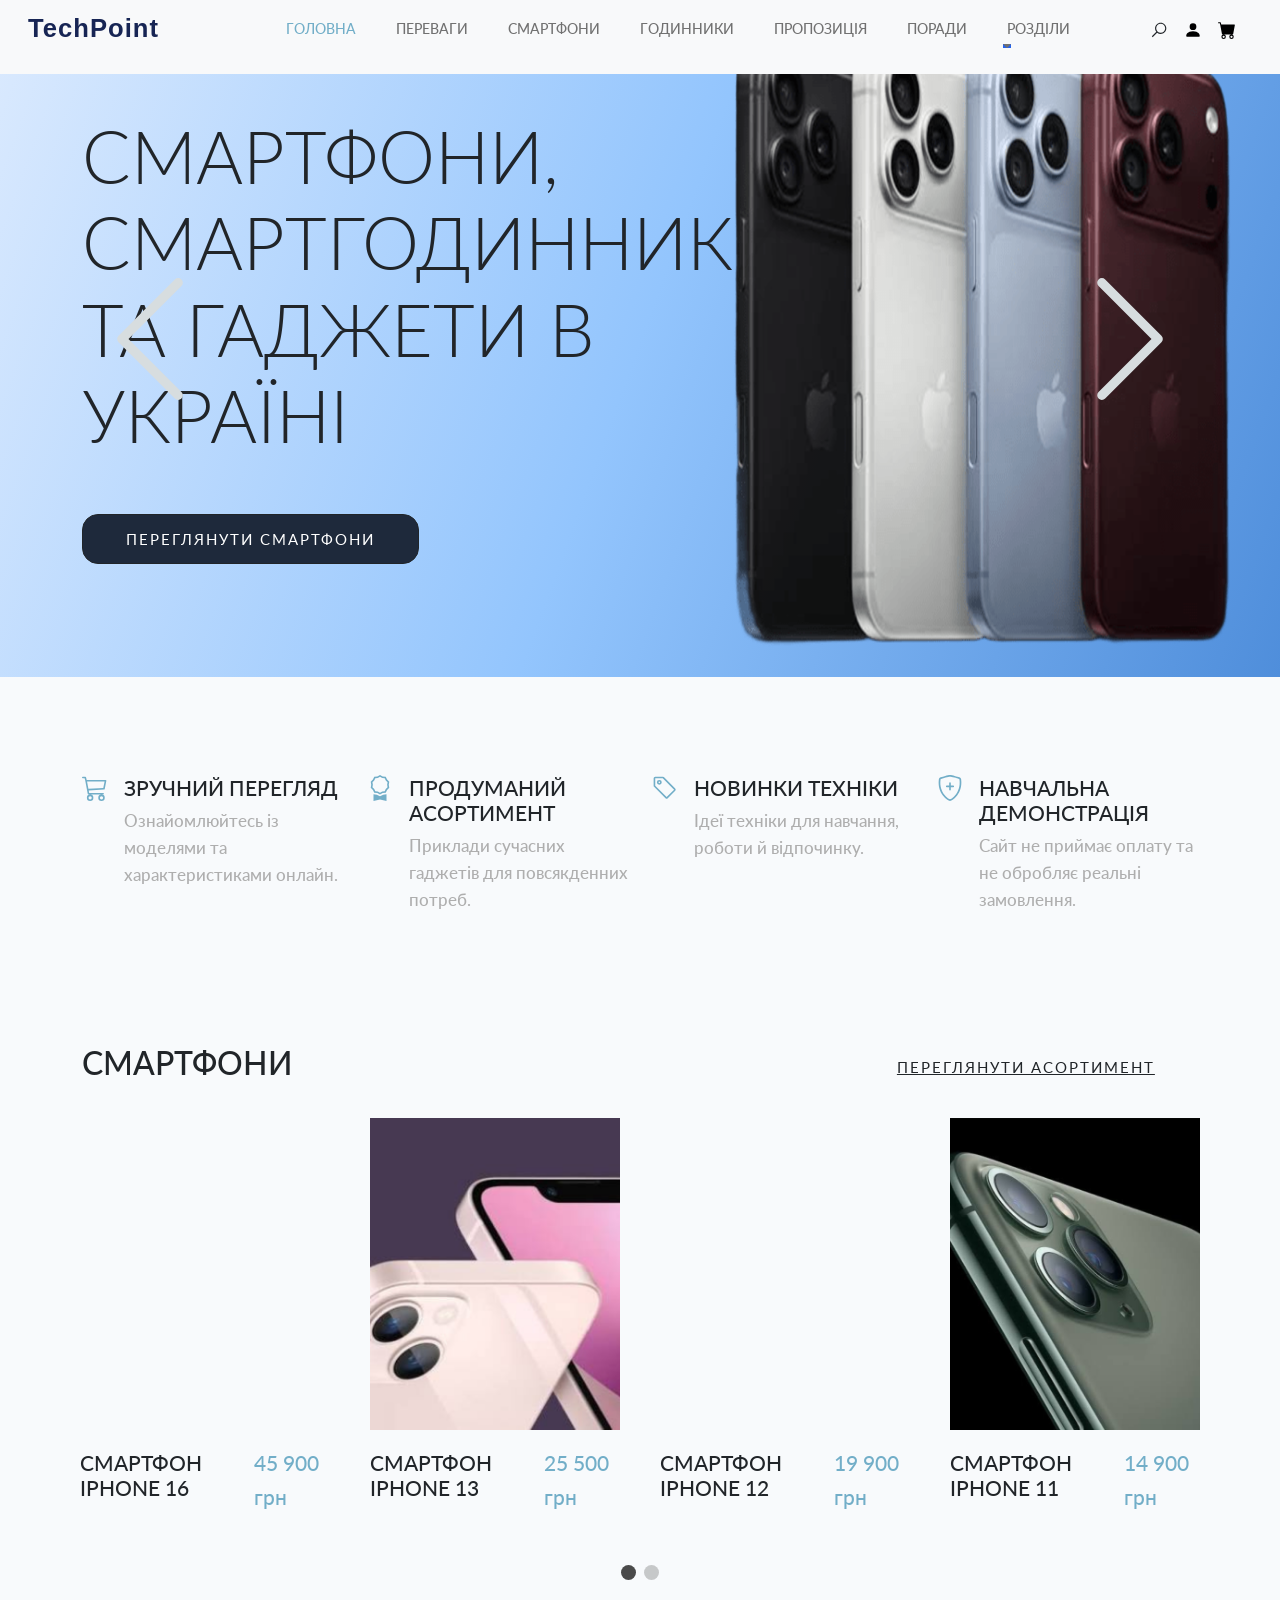
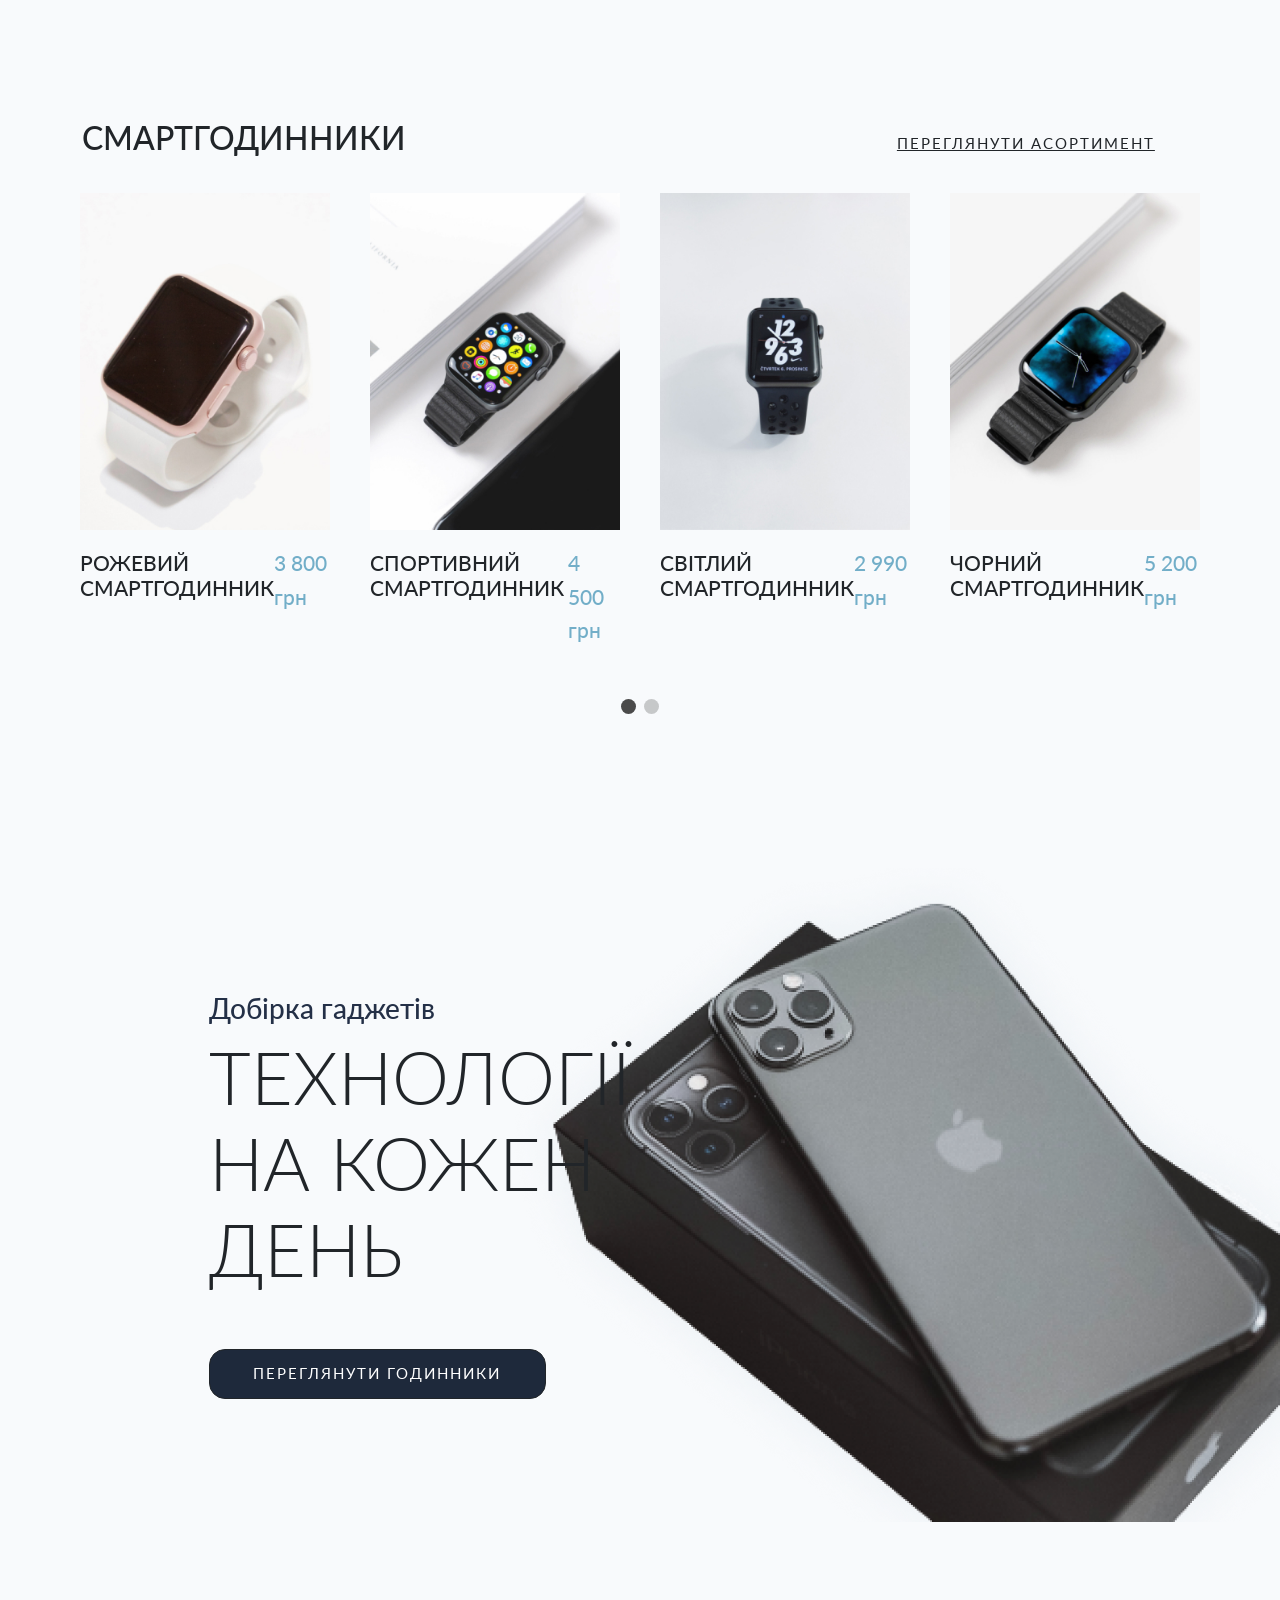
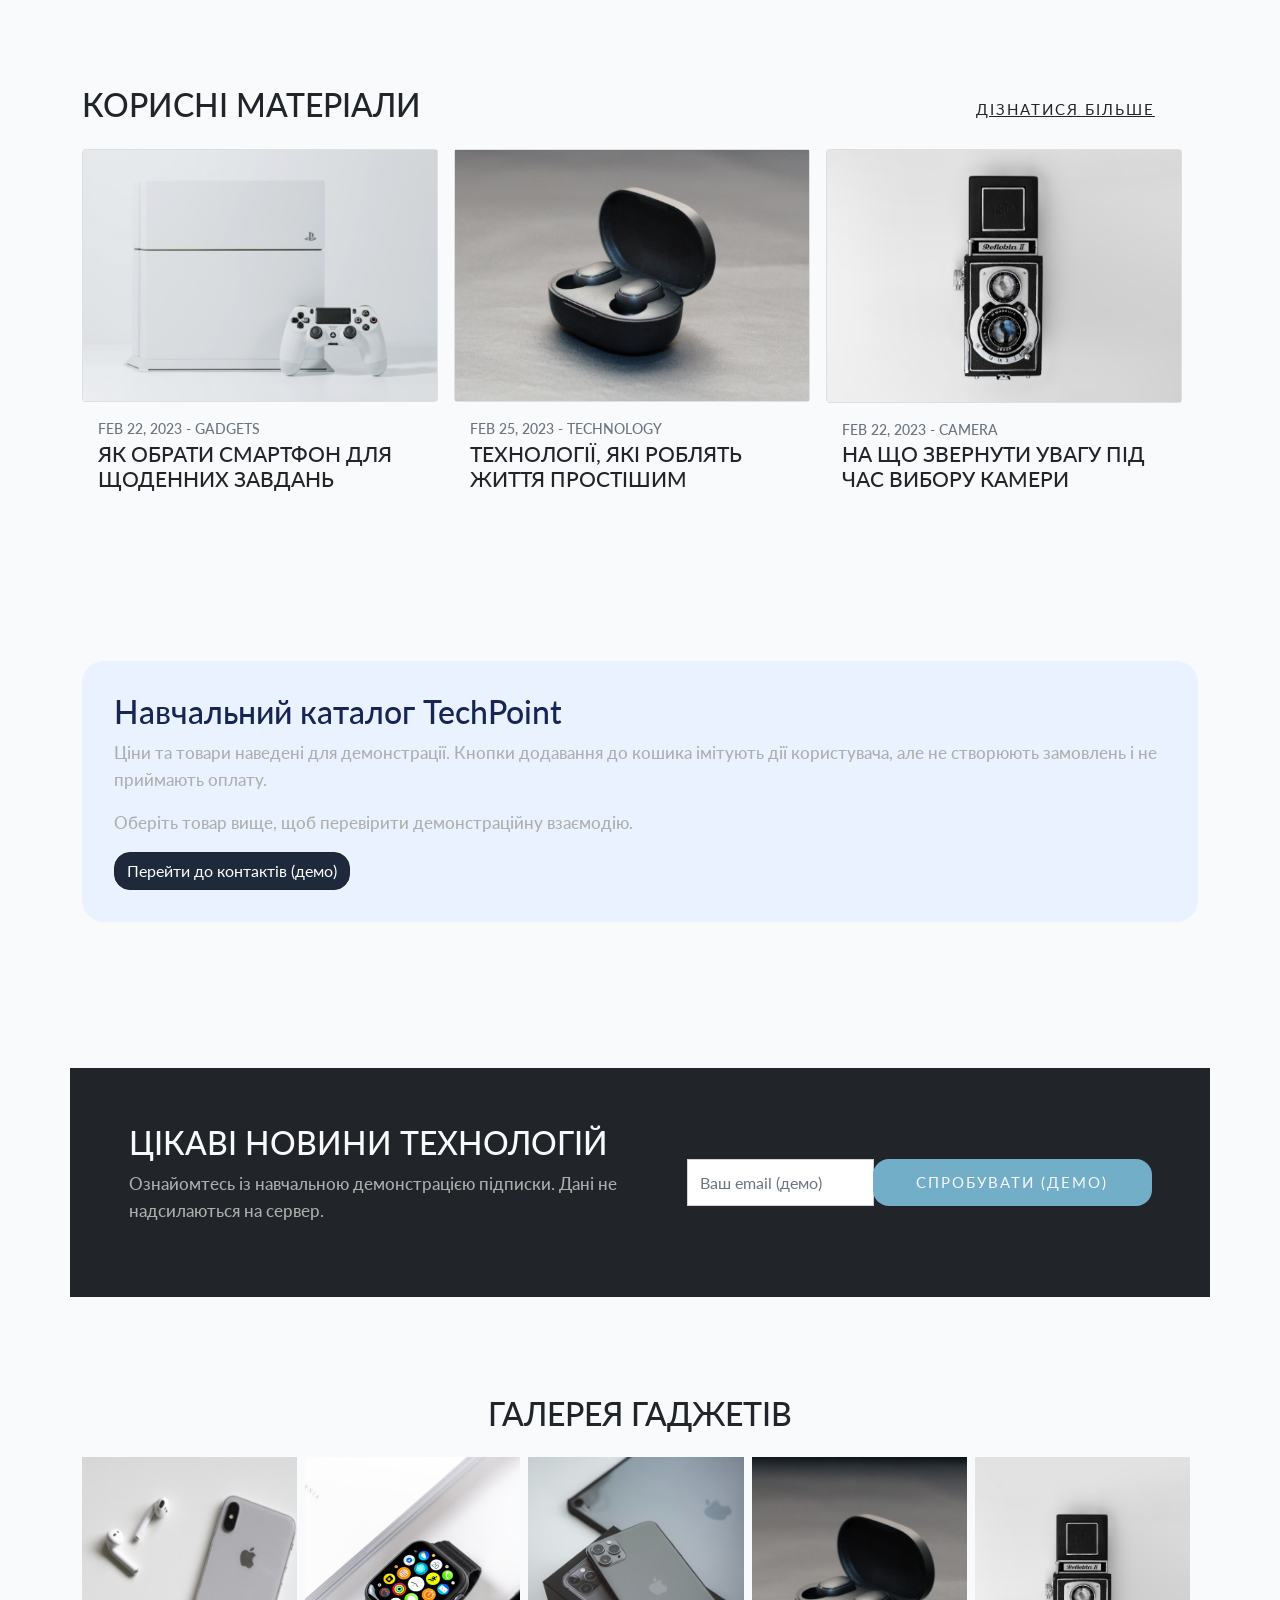
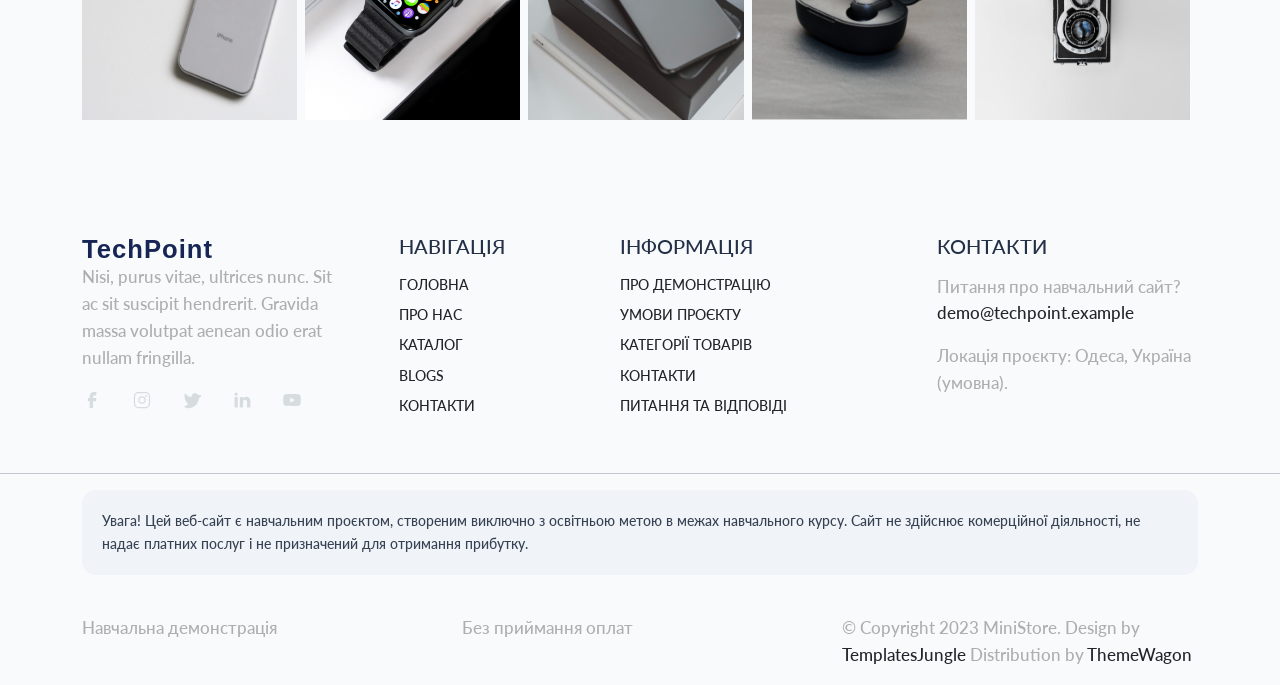
<file: index.html.html>
<!DOCTYPE html>

<html lang="uk">
<head>
<title>TechPoint — інтернет-магазин смартфонів і смартгодинників</title>
<meta charset="utf-8"/>
<meta content="IE=edge" http-equiv="X-UA-Compatible"/>
<meta content="width=device-width, initial-scale=1.0" name="viewport"/>
<meta content="telephone=no" name="format-detection"/>
<meta content="yes" name="apple-mobile-web-app-capable"/>
<meta content="TechPoint — навчальний проєкт" name="author"/>
<meta content="інтернет-магазин гаджетів, смартфони, смартгодинники, аксесуари для телефонів, гаджети Україна" name="keywords"/>
<meta content="TechPoint — навчальний інтернет-магазин смартфонів, смартгодинників і гаджетів в Україні. Перегляньте каталог сучасної техніки та аксесуарів." name="description"/>
<link href="css/bootstrap.min.css" rel="stylesheet" type="text/css"/>
<link href="style.css" rel="stylesheet" type="text/css"/>
<link href="https://cdn.jsdelivr.net/npm/swiper@9/swiper-bundle.min.css" rel="stylesheet">
<link href="https://fonts.googleapis.com" rel="preconnect"/>
<link crossorigin="" href="https://fonts.gstatic.com" rel="preconnect"/>
<link href="https://fonts.googleapis.com/css2?family=Jost:wght@300;400;500&amp;family=Lato:wght@300;400;700&amp;display=swap" rel="stylesheet"/>
<!-- script
    ================================================== -->
<script src="js/modernizr.js"></script>
</link><style>
/* TechPoint — змінені CSS-властивості: background-color, color, border-radius, padding; :hover */
.techpoint-logo {font: 700 1.6rem/1.2 Arial,sans-serif; color:#172554; letter-spacing:.04em;}
body { background-color: #f8fafc; color: #243047; }
.techpoint-demo-notice { background-color: #eaf2ff; padding: 32px; border-radius: 22px; color: #172554; }
.techpoint-disclaimer { background-color: #f0f4f9; color: #364152; padding: 20px; border-radius: 14px; font-size: 14px; line-height: 1.6; }
.btn, .techpoint-action { border-radius: 16px !important; transition: background-color .2s ease, color .2s ease; }
.btn:hover, .techpoint-action:hover { background-color: #2563eb !important; color: #fff !important; }
@media (max-width: 600px){ .techpoint-demo-notice{padding:20px;} }
</style><!-- Після створення потоків вставити сюди офіційний код Google Analytics 4 та Microsoft Clarity. --></head>
<body data-bs-root-margin="0px 0px -40%" data-bs-smooth-scroll="true" data-bs-spy="scroll" data-bs-target="#navbar" tabindex="0">
<svg style="display: none;" xmlns="http://www.w3.org/2000/svg">
<symbol id="search" viewbox="0 0 32 32" xmlns="http://www.w3.org/2000/svg">
<title>Search</title>
<path d="M19 3C13.488 3 9 7.488 9 13c0 2.395.84 4.59 2.25 6.313L3.281 27.28l1.439 1.44l7.968-7.969A9.922 9.922 0 0 0 19 23c5.512 0 10-4.488 10-10S24.512 3 19 3zm0 2c4.43 0 8 3.57 8 8s-3.57 8-8 8s-8-3.57-8-8s3.57-8 8-8z" fill="currentColor"></path>
</symbol>
<symbol id="user" viewbox="0 0 16 16" xmlns="http://www.w3.org/2000/svg">
<path d="M3 14s-1 0-1-1 1-4 6-4 6 3 6 4-1 1-1 1H3Zm5-6a3 3 0 1 0 0-6 3 3 0 0 0 0 6Z"></path>
</symbol>
<symbol id="cart" viewbox="0 0 16 16" xmlns="http://www.w3.org/2000/svg">
<path d="M0 1.5A.5.5 0 0 1 .5 1H2a.5.5 0 0 1 .485.379L2.89 3H14.5a.5.5 0 0 1 .491.592l-1.5 8A.5.5 0 0 1 13 12H4a.5.5 0 0 1-.491-.408L2.01 3.607 1.61 2H.5a.5.5 0 0 1-.5-.5zM5 12a2 2 0 1 0 0 4 2 2 0 0 0 0-4zm7 0a2 2 0 1 0 0 4 2 2 0 0 0 0-4zm-7 1a1 1 0 1 1 0 2 1 1 0 0 1 0-2zm7 0a1 1 0 1 1 0 2 1 1 0 0 1 0-2z"></path>
</symbol>
<svg id="chevron-left" viewbox="0 0 16 16" xmlns="http://www.w3.org/2000/svg">
<path d="M11.354 1.646a.5.5 0 0 1 0 .708L5.707 8l5.647 5.646a.5.5 0 0 1-.708.708l-6-6a.5.5 0 0 1 0-.708l6-6a.5.5 0 0 1 .708 0z" fill-rule="evenodd"></path>
</svg>
<symbol id="chevron-right" viewbox="0 0 16 16" xmlns="http://www.w3.org/2000/svg">
<path d="M4.646 1.646a.5.5 0 0 1 .708 0l6 6a.5.5 0 0 1 0 .708l-6 6a.5.5 0 0 1-.708-.708L10.293 8 4.646 2.354a.5.5 0 0 1 0-.708z" fill-rule="evenodd"></path>
</symbol>
<symbol id="cart-outline" viewbox="0 0 16 16" xmlns="http://www.w3.org/2000/svg">
<path d="M0 1.5A.5.5 0 0 1 .5 1H2a.5.5 0 0 1 .485.379L2.89 3H14.5a.5.5 0 0 1 .49.598l-1 5a.5.5 0 0 1-.465.401l-9.397.472L4.415 11H13a.5.5 0 0 1 0 1H4a.5.5 0 0 1-.491-.408L2.01 3.607 1.61 2H.5a.5.5 0 0 1-.5-.5zM3.102 4l.84 4.479 9.144-.459L13.89 4H3.102zM5 12a2 2 0 1 0 0 4 2 2 0 0 0 0-4zm7 0a2 2 0 1 0 0 4 2 2 0 0 0 0-4zm-7 1a1 1 0 1 1 0 2 1 1 0 0 1 0-2zm7 0a1 1 0 1 1 0 2 1 1 0 0 1 0-2z"></path>
</symbol>
<symbol id="quality" viewbox="0 0 16 16" xmlns="http://www.w3.org/2000/svg">
<path d="M9.669.864 8 0 6.331.864l-1.858.282-.842 1.68-1.337 1.32L2.6 6l-.306 1.854 1.337 1.32.842 1.68 1.858.282L8 12l1.669-.864 1.858-.282.842-1.68 1.337-1.32L13.4 6l.306-1.854-1.337-1.32-.842-1.68L9.669.864zm1.196 1.193.684 1.365 1.086 1.072L12.387 6l.248 1.506-1.086 1.072-.684 1.365-1.51.229L8 10.874l-1.355-.702-1.51-.229-.684-1.365-1.086-1.072L3.614 6l-.25-1.506 1.087-1.072.684-1.365 1.51-.229L8 1.126l1.356.702 1.509.229z"></path>
<path d="M4 11.794V16l4-1 4 1v-4.206l-2.018.306L8 13.126 6.018 12.1 4 11.794z"></path>
</symbol>
<symbol id="price-tag" viewbox="0 0 16 16" xmlns="http://www.w3.org/2000/svg">
<path d="M6 4.5a1.5 1.5 0 1 1-3 0 1.5 1.5 0 0 1 3 0zm-1 0a.5.5 0 1 0-1 0 .5.5 0 0 0 1 0z"></path>
<path d="M2 1h4.586a1 1 0 0 1 .707.293l7 7a1 1 0 0 1 0 1.414l-4.586 4.586a1 1 0 0 1-1.414 0l-7-7A1 1 0 0 1 1 6.586V2a1 1 0 0 1 1-1zm0 5.586 7 7L13.586 9l-7-7H2v4.586z"></path>
</symbol>
<symbol id="shield-plus" viewbox="0 0 16 16" xmlns="http://www.w3.org/2000/svg">
<path d="M5.338 1.59a61.44 61.44 0 0 0-2.837.856.481.481 0 0 0-.328.39c-.554 4.157.726 7.19 2.253 9.188a10.725 10.725 0 0 0 2.287 2.233c.346.244.652.42.893.533.12.057.218.095.293.118a.55.55 0 0 0 .101.025.615.615 0 0 0 .1-.025c.076-.023.174-.061.294-.118.24-.113.547-.29.893-.533a10.726 10.726 0 0 0 2.287-2.233c1.527-1.997 2.807-5.031 2.253-9.188a.48.48 0 0 0-.328-.39c-.651-.213-1.75-.56-2.837-.855C9.552 1.29 8.531 1.067 8 1.067c-.53 0-1.552.223-2.662.524zM5.072.56C6.157.265 7.31 0 8 0s1.843.265 2.928.56c1.11.3 2.229.655 2.887.87a1.54 1.54 0 0 1 1.044 1.262c.596 4.477-.787 7.795-2.465 9.99a11.775 11.775 0 0 1-2.517 2.453 7.159 7.159 0 0 1-1.048.625c-.28.132-.581.24-.829.24s-.548-.108-.829-.24a7.158 7.158 0 0 1-1.048-.625 11.777 11.777 0 0 1-2.517-2.453C1.928 10.487.545 7.169 1.141 2.692A1.54 1.54 0 0 1 2.185 1.43 62.456 62.456 0 0 1 5.072.56z"></path>
<path d="M8 4.5a.5.5 0 0 1 .5.5v1.5H10a.5.5 0 0 1 0 1H8.5V9a.5.5 0 0 1-1 0V7.5H6a.5.5 0 0 1 0-1h1.5V5a.5.5 0 0 1 .5-.5z"></path>
</symbol>
<symbol id="star-fill" viewbox="0 0 16 16" xmlns="http://www.w3.org/2000/svg">
<path d="M3.612 15.443c-.386.198-.824-.149-.746-.592l.83-4.73L.173 6.765c-.329-.314-.158-.888.283-.95l4.898-.696L7.538.792c.197-.39.73-.39.927 0l2.184 4.327 4.898.696c.441.062.612.636.282.95l-3.522 3.356.83 4.73c.078.443-.36.79-.746.592L8 13.187l-4.389 2.256z"></path>
</symbol>
<symbol id="star-empty" viewbox="0 0 16 16" xmlns="http://www.w3.org/2000/svg">
<path d="M2.866 14.85c-.078.444.36.791.746.593l4.39-2.256 4.389 2.256c.386.198.824-.149.746-.592l-.83-4.73 3.522-3.356c.33-.314.16-.888-.282-.95l-4.898-.696L8.465.792a.513.513 0 0 0-.927 0L5.354 5.12l-4.898.696c-.441.062-.612.636-.283.95l3.523 3.356-.83 4.73zm4.905-2.767-3.686 1.894.694-3.957a.565.565 0 0 0-.163-.505L1.71 6.745l4.052-.576a.525.525 0 0 0 .393-.288L8 2.223l1.847 3.658a.525.525 0 0 0 .393.288l4.052.575-2.906 2.77a.565.565 0 0 0-.163.506l.694 3.957-3.686-1.894a.503.503 0 0 0-.461 0z"></path>
</symbol>
<symbol id="star-half" viewbox="0 0 16 16" xmlns="http://www.w3.org/2000/svg">
<path d="M5.354 5.119 7.538.792A.516.516 0 0 1 8 .5c.183 0 .366.097.465.292l2.184 4.327 4.898.696A.537.537 0 0 1 16 6.32a.548.548 0 0 1-.17.445l-3.523 3.356.83 4.73c.078.443-.36.79-.746.592L8 13.187l-4.389 2.256a.52.52 0 0 1-.146.05c-.342.06-.668-.254-.6-.642l.83-4.73L.173 6.765a.55.55 0 0 1-.172-.403.58.58 0 0 1 .085-.302.513.513 0 0 1 .37-.245l4.898-.696zM8 12.027a.5.5 0 0 1 .232.056l3.686 1.894-.694-3.957a.565.565 0 0 1 .162-.505l2.907-2.77-4.052-.576a.525.525 0 0 1-.393-.288L8.001 2.223 8 2.226v9.8z"></path>
</symbol>
<symbol id="quote" viewbox="0 0 24 24" xmlns="http://www.w3.org/2000/svg">
<path d="m15 17l2-4h-4V6h7v7l-2 4h-3Zm-9 0l2-4H4V6h7v7l-2 4H6Z" fill="currentColor"></path>
</symbol>
<symbol id="facebook" viewbox="0 0 24 24" xmlns="http://www.w3.org/2000/svg">
<path d="M9.198 21.5h4v-8.01h3.604l.396-3.98h-4V7.5a1 1 0 0 1 1-1h3v-4h-3a5 5 0 0 0-5 5v2.01h-2l-.396 3.98h2.396v8.01Z" fill="currentColor"></path>
</symbol>
<symbol id="youtube" viewbox="0 0 32 32" xmlns="http://www.w3.org/2000/svg">
<path d="M29.41 9.26a3.5 3.5 0 0 0-2.47-2.47C24.76 6.2 16 6.2 16 6.2s-8.76 0-10.94.59a3.5 3.5 0 0 0-2.47 2.47A36.13 36.13 0 0 0 2 16a36.13 36.13 0 0 0 .59 6.74a3.5 3.5 0 0 0 2.47 2.47c2.18.59 10.94.59 10.94.59s8.76 0 10.94-.59a3.5 3.5 0 0 0 2.47-2.47A36.13 36.13 0 0 0 30 16a36.13 36.13 0 0 0-.59-6.74ZM13.2 20.2v-8.4l7.27 4.2Z" fill="currentColor"></path>
</symbol>
<symbol id="twitter" viewbox="0 0 256 256" xmlns="http://www.w3.org/2000/svg">
<path d="m245.66 77.66l-29.9 29.9C209.72 177.58 150.67 232 80 232c-14.52 0-26.49-2.3-35.58-6.84c-7.33-3.67-10.33-7.6-11.08-8.72a8 8 0 0 1 3.85-11.93c.26-.1 24.24-9.31 39.47-26.84a110.93 110.93 0 0 1-21.88-24.2c-12.4-18.41-26.28-50.39-22-98.18a8 8 0 0 1 13.65-4.92c.35.35 33.28 33.1 73.54 43.72V88a47.87 47.87 0 0 1 14.36-34.3A46.87 46.87 0 0 1 168.1 40a48.66 48.66 0 0 1 41.47 24H240a8 8 0 0 1 5.66 13.66Z" fill="currentColor"></path>
</symbol>
<symbol id="instagram" viewbox="0 0 256 256" xmlns="http://www.w3.org/2000/svg">
<path d="M128 80a48 48 0 1 0 48 48a48.05 48.05 0 0 0-48-48Zm0 80a32 32 0 1 1 32-32a32 32 0 0 1-32 32Zm48-136H80a56.06 56.06 0 0 0-56 56v96a56.06 56.06 0 0 0 56 56h96a56.06 56.06 0 0 0 56-56V80a56.06 56.06 0 0 0-56-56Zm40 152a40 40 0 0 1-40 40H80a40 40 0 0 1-40-40V80a40 40 0 0 1 40-40h96a40 40 0 0 1 40 40ZM192 76a12 12 0 1 1-12-12a12 12 0 0 1 12 12Z" fill="currentColor"></path>
</symbol>
<symbol id="linkedin" viewbox="0 0 24 24" xmlns="http://www.w3.org/2000/svg">
<path d="M6.94 5a2 2 0 1 1-4-.002a2 2 0 0 1 4 .002zM7 8.48H3V21h4V8.48zm6.32 0H9.34V21h3.94v-6.57c0-3.66 4.77-4 4.77 0V21H22v-7.93c0-6.17-7.06-5.94-8.72-2.91l.04-1.68z" fill="currentColor"></path>
</symbol>
<symbol id="nav-icon" viewbox="0 0 16 16" xmlns="http://www.w3.org/2000/svg">
<path d="M14 10.5a.5.5 0 0 0-.5-.5h-3a.5.5 0 0 0 0 1h3a.5.5 0 0 0 .5-.5zm0-3a.5.5 0 0 0-.5-.5h-7a.5.5 0 0 0 0 1h7a.5.5 0 0 0 .5-.5zm0-3a.5.5 0 0 0-.5-.5h-11a.5.5 0 0 0 0 1h11a.5.5 0 0 0 .5-.5z"></path>
</symbol>
<symbol id="close" viewbox="0 0 16 16" xmlns="http://www.w3.org/2000/svg">
<path d="M2.146 2.854a.5.5 0 1 1 .708-.708L8 7.293l5.146-5.147a.5.5 0 0 1 .708.708L8.707 8l5.147 5.146a.5.5 0 0 1-.708.708L8 8.707l-5.146 5.147a.5.5 0 0 1-.708-.708L7.293 8 2.146 2.854Z"></path>
</symbol>
<symbol id="navbar-icon" viewbox="0 0 16 16" xmlns="http://www.w3.org/2000/svg">
<path d="M14 10.5a.5.5 0 0 0-.5-.5h-3a.5.5 0 0 0 0 1h3a.5.5 0 0 0 .5-.5zm0-3a.5.5 0 0 0-.5-.5h-7a.5.5 0 0 0 0 1h7a.5.5 0 0 0 .5-.5zm0-3a.5.5 0 0 0-.5-.5h-11a.5.5 0 0 0 0 1h11a.5.5 0 0 0 .5-.5z"></path>
</symbol>
</svg>
<div class="search-popup">
<div class="search-popup-container">
<form action="" class="search-form" method="get" onsubmit='event.preventDefault(); alert("Це навчальна демонстрація пошуку.");' role="search">
<input class="search-field" id="search-form" name="s" placeholder="Пошук товарів (демо)" type="search" value=""/>
<button class="search-submit" type="submit"><svg class="search"><use xlink:href="#search"></use></svg></button>
</form>
<h5 class="cat-list-title">Категорії товарів</h5>
<ul class="cat-list">
<li class="cat-list-item">
<a href="#" title="Mobile Phones">Смартфони</a>
</li>
<li class="cat-list-item">
<a href="#" title="Smart Watches">Смартгодинники</a>
</li>
<li class="cat-list-item">
<a href="#" title="Headphones">Навушники</a>
</li>
<li class="cat-list-item">
<a href="#" title="Accessories">Аксесуари</a>
</li>
<li class="cat-list-item">
<a href="#" title="Monitors">Монітори</a>
</li>
<li class="cat-list-item">
<a href="#" title="Speakers">Колонки</a>
</li>
<li class="cat-list-item">
<a href="#" title="Memory Cards">Карти пам’яті</a>
</li>
</ul>
</div>
</div>
<header class="site-header header-scrolled position-fixed text-black bg-light" id="header">
<nav class="navbar navbar-expand-lg px-3 mb-3" id="header-nav">
<div class="container-fluid">
<a class="navbar-brand" href="index.html">
<span class="techpoint-logo">TechPoint</span>
</a>
<button aria-controls="bdNavbar" aria-expanded="false" aria-label="Toggle navigation" class="navbar-toggler d-flex d-lg-none order-3 p-2" data-bs-target="#bdNavbar" data-bs-toggle="offcanvas" type="button">
<svg class="navbar-icon">
<use xlink:href="#navbar-icon"></use>
</svg>
</button>
<div aria-labelledby="bdNavbarOffcanvasLabel" class="offcanvas offcanvas-end" id="bdNavbar" tabindex="-1">
<div class="offcanvas-header px-4 pb-0">
<a class="navbar-brand" href="index.html">
<span class="techpoint-logo">TechPoint</span>
</a>
<button aria-label="Close" class="btn-close btn-close-black" data-bs-dismiss="offcanvas" data-bs-target="#bdNavbar" type="button"></button>
</div>
<div class="offcanvas-body">
<ul class="navbar-nav text-uppercase justify-content-end align-items-center flex-grow-1 pe-3" id="navbar">
<li class="nav-item">
<a class="nav-link me-4 active" href="#billboard">Головна</a>
</li>
<li class="nav-item">
<a class="nav-link me-4" href="#company-services">Переваги</a>
</li>
<li class="nav-item">
<a class="nav-link me-4" href="#mobile-products">Смартфони</a>
</li>
<li class="nav-item">
<a class="nav-link me-4" href="#smart-watches">Годинники</a>
</li>
<li class="nav-item">
<a class="nav-link me-4" href="#yearly-sale">Пропозиція</a>
</li>
<li class="nav-item">
<a class="nav-link me-4" href="#latest-blog">Поради</a>
</li>
<li class="nav-item dropdown">
<a aria-expanded="false" class="nav-link me-4 dropdown-toggle link-dark" data-bs-toggle="dropdown" href="#footer" role="button">Розділи</a>
<ul class="dropdown-menu">
<li>
<a class="dropdown-item" href="#footer">Про нас</a>
</li>
<li>
<a class="dropdown-item" href="#latest-blog">Поради</a>
</li>
<li>
<a class="dropdown-item" href="#mobile-products">Каталог</a>
</li>
<li>
<a class="dropdown-item" href="#demo-note">Кошик</a>
</li>
<li>
<a class="dropdown-item" href="#demo-note">Оформлення</a>
</li>
<li>
<a class="dropdown-item" href="#latest-blog">Стаття</a>
</li>
<li>
<a class="dropdown-item" href="#mobile-products">Товар</a>
</li>
<li>
<a class="dropdown-item" href="#footer">Контакти</a>
</li>
</ul>
</li>
<li class="nav-item">
<div class="user-items ps-5">
<ul class="d-flex justify-content-end list-unstyled">
<li class="search-item pe-3">
<a class="search-button" href="#">
<svg class="search">
<use xlink:href="#search"></use>
</svg>
</a>
</li>
<li class="pe-3">
<a href="#">
<svg class="user">
<use xlink:href="#user"></use>
</svg>
</a>
</li>
<li>
<a href="#mobile-products">
<svg class="cart">
<use xlink:href="#cart"></use>
</svg>
</a>
</li>
</ul>
</div>
</li>
</ul>
</div>
</div>
</div>
</nav>
</header>
<section class="position-relative overflow-hidden bg-light-blue" id="billboard">
<div class="swiper main-swiper">
<div class="swiper-wrapper">
<div class="swiper-slide">
<div class="container">
<div class="row d-flex align-items-center">
<div class="col-md-6">
<div class="banner-content">
<h1 class="display-2 text-uppercase text-dark pb-5">Смартфони, смартгодинники та гаджети в Україні</h1>
<a class="btn btn-medium btn-dark text-uppercase btn-rounded-none" href="#mobile-products">Переглянути смартфони</a>
</div>
</div>
<div class="col-md-5">
<div class="image-holder">
<img alt="Техніка та аксесуари TechPoint" src="images/баннер5.png"/>
</div>
</div>
</div>
</div>
</div>
<div class="swiper-slide">
<div class="container">
<div class="row d-flex flex-wrap align-items-center">
<div class="col-md-6">
<div class="banner-content">
<h2 class="display-2 text-uppercase text-dark pb-5">Технології, які роблять життя простішим</h2>
<a class="btn btn-medium btn-dark text-uppercase btn-rounded-none" href="#mobile-products">Переглянути смартфони</a>
</div>
</div>
<div class="col-md-5">
<div class="image-holder">
<img alt="Техніка та аксесуари TechPoint" src="images/banner-image.png"/>
</div>
</div>
</div>
</div>
</div>
</div>
</div>
<div class="swiper-icon swiper-arrow swiper-arrow-prev">
<svg class="chevron-left">
<use xlink:href="#chevron-left"></use>
</svg>
</div>
<div class="swiper-icon swiper-arrow swiper-arrow-next">
<svg class="chevron-right">
<use xlink:href="#chevron-right"></use>
</svg>
</div>
</section>
<section class="padding-large" id="company-services">
<div class="container">
<div class="row">
<div class="col-lg-3 col-md-6 pb-3">
<div class="icon-box d-flex">
<div class="icon-box-icon pe-3 pb-3">
<svg class="cart-outline">
<use xlink:href="#cart-outline"></use>
</svg>
</div>
<div class="icon-box-content">
<h3 class="card-title text-uppercase text-dark">Зручний перегляд</h3>
<p>Ознайомлюйтесь із моделями та характеристиками онлайн.</p>
</div>
</div>
</div>
<div class="col-lg-3 col-md-6 pb-3">
<div class="icon-box d-flex">
<div class="icon-box-icon pe-3 pb-3">
<svg class="quality">
<use xlink:href="#quality"></use>
</svg>
</div>
<div class="icon-box-content">
<h3 class="card-title text-uppercase text-dark">Продуманий асортимент</h3>
<p>Приклади сучасних гаджетів для повсякденних потреб.</p>
</div>
</div>
</div>
<div class="col-lg-3 col-md-6 pb-3">
<div class="icon-box d-flex">
<div class="icon-box-icon pe-3 pb-3">
<svg class="price-tag">
<use xlink:href="#price-tag"></use>
</svg>
</div>
<div class="icon-box-content">
<h3 class="card-title text-uppercase text-dark">Новинки техніки</h3>
<p>Ідеї техніки для навчання, роботи й відпочинку.</p>
</div>
</div>
</div>
<div class="col-lg-3 col-md-6 pb-3">
<div class="icon-box d-flex">
<div class="icon-box-icon pe-3 pb-3">
<svg class="shield-plus">
<use xlink:href="#shield-plus"></use>
</svg>
</div>
<div class="icon-box-content">
<h3 class="card-title text-uppercase text-dark">Навчальна демонстрація</h3>
<p>Сайт не приймає оплату та не обробляє реальні замовлення.</p>
</div>
</div>
</div>
</div>
</div>
</section>
<section class="product-store position-relative padding-large no-padding-top" id="mobile-products">
<div class="container">
<div class="row">
<div class="display-header d-flex justify-content-between pb-3">
<h2 class="display-7 text-dark text-uppercase">Смартфони</h2>
<div class="btn-right">
<a class="btn btn-medium btn-normal text-uppercase" href="#mobile-products">Переглянути асортимент</a>
</div>
</div>
<div class="swiper product-swiper">
<div class="swiper-wrapper">
<div class="swiper-slide">
<div class="product-card position-relative">
<div class="image-holder">
<img alt="Смартфон iPhone 16" class="img-fluid" decoding="async" loading="lazy" src="images/1.png"/>
</div>
<div class="cart-concern position-absolute">
<div class="cart-button d-flex">
<a class="btn btn-medium btn-black techpoint-demo-add" data-product="Смартфон iPhone 16" href="#demo-note">Додати (демо)<svg class="cart-outline"><use xlink:href="#cart-outline"></use></svg></a>
</div>
</div>
<div class="card-detail d-flex justify-content-between align-items-baseline pt-3">
<h3 class="card-title text-uppercase">
<a href="#">Смартфон iPhone 16</a>
</h3>
<span class="item-price text-primary">45 900 грн</span>
</div>
</div>
</div>
<div class="swiper-slide">
<div class="product-card position-relative">
<div class="image-holder">
<img alt="Смартфон iPhone 11" class="img-fluid" decoding="async" loading="lazy" src="images/2.png"/>
</div>
<div class="cart-concern position-absolute">
<div class="cart-button d-flex">
<a class="btn btn-medium btn-black techpoint-demo-add" data-product="Смартфон iPhone 11" href="#demo-note">Додати (демо)<svg class="cart-outline"><use xlink:href="#cart-outline"></use></svg></a>
</div>
</div>
<div class="card-detail d-flex justify-content-between align-items-baseline pt-3">
<h3 class="card-title text-uppercase">
<a href="#">Смартфон iPhone 13</a>
</h3>
<span class="item-price text-primary">25 500 грн</span>
</div>
</div>
</div>
<div class="swiper-slide">
<div class="product-card position-relative">
<div class="image-holder">
<img alt="Смартфон iPhone 8" class="img-fluid" decoding="async" loading="lazy" src="images/3.png"/>
</div>
<div class="cart-concern position-absolute">
<div class="cart-button d-flex">
<a class="btn btn-medium btn-black techpoint-demo-add" data-product="Смартфон iPhone 12" href="#demo-note">Додати (демо)<svg class="cart-outline"><use xlink:href="#cart-outline"></use></svg></a>
</div>
</div>
<div class="card-detail d-flex justify-content-between align-items-baseline pt-3">
<h3 class="card-title text-uppercase">
<a href="#">Смартфон iPhone 12</a>
</h3>
<span class="item-price text-primary">19 900 грн</span>
</div>
</div>
</div>
<div class="swiper-slide">
<div class="product-card position-relative">
<div class="image-holder">
<img alt="Смартфон iPhone 13" class="img-fluid" decoding="async" loading="lazy" src="images/4.png"/>
</div>
<div class="cart-concern position-absolute">
<div class="cart-button d-flex">
<a class="btn btn-medium btn-black techpoint-demo-add" data-product="Смартфон iPhone 13" href="#demo-note">Додати (демо)<svg class="cart-outline"><use xlink:href="#cart-outline"></use></svg></a>
</div>
</div>
<div class="card-detail d-flex justify-content-between align-items-baseline pt-3">
<h3 class="card-title text-uppercase">
<a href="#">Смартфон iPhone 11</a>
</h3>
<span class="item-price text-primary">14 900 грн</span>
</div>
</div>
</div>
<div class="swiper-slide">
<div class="product-card position-relative">
<div class="image-holder">
<img alt="Смартфон iPhone 12" class="img-fluid" decoding="async" loading="lazy" src="images/5.png"/>
</div>
<div class="cart-concern position-absolute">
<div class="cart-button d-flex">
<a class="btn btn-medium btn-black techpoint-demo-add" data-product="Смартфон iPhone 12" href="#demo-note">Додати (демо)<svg class="cart-outline"><use xlink:href="#cart-outline"></use></svg></a>
</div>
</div>
<div class="card-detail d-flex justify-content-between align-items-baseline pt-3">
<h3 class="card-title text-uppercase">
<a href="#">Смартфон iPhone 10</a>
</h3>
<span class="item-price text-primary">11 000 грн</span>
</div>
</div>
</div>
</div>
</div>
</div>
</div>
<div class="swiper-pagination position-absolute text-center"></div>
</section>
<section class="product-store padding-large position-relative" id="smart-watches">
<div class="container">
<div class="row">
<div class="display-header d-flex justify-content-between pb-3">
<h2 class="display-7 text-dark text-uppercase">Смартгодинники</h2>
<div class="btn-right">
<a class="btn btn-medium btn-normal text-uppercase" href="#mobile-products">Переглянути асортимент</a>
</div>
</div>
<div class="swiper product-watch-swiper">
<div class="swiper-wrapper">
<div class="swiper-slide">
<div class="product-card position-relative">
<div class="image-holder">
<img alt="Рожевий смартгодинник" class="img-fluid" decoding="async" loading="lazy" src="images/product-item6.jpg"/>
</div>
<div class="cart-concern position-absolute">
<div class="cart-button d-flex">
<a class="btn btn-medium btn-black techpoint-demo-add" data-product="Рожевий смартгодинник" href="#demo-note">Додати (демо)<svg class="cart-outline"><use xlink:href="#cart-outline"></use></svg></a>
</div>
</div>
<div class="card-detail d-flex justify-content-between align-items-baseline pt-3">
<h3 class="card-title text-uppercase">
<a href="#">Рожевий смартгодинник</a>
</h3>
<span class="item-price text-primary">3 800 грн</span>
</div>
</div>
</div>
<div class="swiper-slide">
<div class="product-card position-relative">
<div class="image-holder">
<img alt="Спортивний смартгодинник" class="img-fluid" decoding="async" loading="lazy" src="images/product-item7.jpg"/>
</div>
<div class="cart-concern position-absolute">
<div class="cart-button d-flex">
<a class="btn btn-medium btn-black techpoint-demo-add" data-product="Спортивний смартгодинник" href="#demo-note">Додати (демо)<svg class="cart-outline"><use xlink:href="#cart-outline"></use></svg></a>
</div>
</div>
<div class="card-detail d-flex justify-content-between align-items-baseline pt-3">
<h3 class="card-title text-uppercase">
<a href="#">Спортивний смартгодинник</a>
</h3>
<span class="item-price text-primary">4 500 грн</span>
</div>
</div>
</div>
<div class="swiper-slide">
<div class="product-card position-relative">
<div class="image-holder">
<img alt="Світлий смартгодинник" class="img-fluid" decoding="async" loading="lazy" src="images/product-item8.jpg"/>
</div>
<div class="cart-concern position-absolute">
<div class="cart-button d-flex">
<a class="btn btn-medium btn-black techpoint-demo-add" data-product="Світлий смартгодинник" href="#demo-note">Додати (демо)<svg class="cart-outline"><use xlink:href="#cart-outline"></use></svg></a>
</div>
</div>
<div class="card-detail d-flex justify-content-between align-items-baseline pt-3">
<h3 class="card-title text-uppercase">
<a href="#">Світлий смартгодинник</a>
</h3>
<span class="item-price text-primary">2 990 грн</span>
</div>
</div>
</div>
<div class="swiper-slide">
<div class="product-card position-relative">
<div class="image-holder">
<img alt="Чорний смартгодинник" class="img-fluid" decoding="async" loading="lazy" src="images/product-item9.jpg"/>
</div>
<div class="cart-concern position-absolute">
<div class="cart-button d-flex">
<a class="btn btn-medium btn-black techpoint-demo-add" data-product="Чорний смартгодинник" href="#demo-note">Додати (демо)<svg class="cart-outline"><use xlink:href="#cart-outline"></use></svg></a>
</div>
</div>
<div class="card-detail d-flex justify-content-between align-items-baseline pt-3">
<h3 class="card-title text-uppercase">
<a href="#">Чорний смартгодинник</a>
</h3>
<span class="item-price text-primary">5 200 грн</span>
</div>
</div>
</div>
<div class="swiper-slide">
<div class="product-card position-relative">
<div class="image-holder">
<img alt="Чорний смартгодинник" class="img-fluid" decoding="async" loading="lazy" src="images/product-item10.jpg"/>
</div>
<div class="cart-concern position-absolute">
<div class="cart-button d-flex">
<a class="btn btn-medium btn-black techpoint-demo-add" data-product="Чорний смартгодинник" href="#demo-note">Додати (демо)<svg class="cart-outline"><use xlink:href="#cart-outline"></use></svg></a>
</div>
</div>
<div class="card-detail d-flex justify-content-between pt-3">
<h3 class="card-title text-uppercase">
<a href="#">Чорний смартгодинник</a>
</h3>
<span class="item-price text-primary">4 200 грн</span>
</div>
</div>
</div>
</div>
</div>
</div>
</div>
<div class="swiper-pagination position-absolute text-center"></div>
</section>
<section class="bg-light-blue overflow-hidden mt-5 padding-xlarge" id="yearly-sale" style="background-image: url('images/single-image1.png');background-position: right; background-repeat: no-repeat;">
<div class="row d-flex flex-wrap align-items-center">
<div class="col-md-6 col-sm-12">
<div class="text-content offset-4 padding-medium">
<h3>Добірка гаджетів</h3>
<h2 class="display-2 pb-5 text-uppercase text-dark">Технології на кожен день</h2>
<a class="btn btn-medium btn-dark text-uppercase btn-rounded-none" href="#smart-watches">Переглянути годинники</a>
</div>
</div>
<div class="col-md-6 col-sm-12">
</div>
</div>
</section>
<section class="padding-large" id="latest-blog">
<div class="container">
<div class="row">
<div class="display-header d-flex justify-content-between pb-3">
<h2 class="display-7 text-dark text-uppercase">Корисні матеріали</h2>
<div class="btn-right">
<a class="btn btn-medium btn-normal text-uppercase" href="#mobile-products">Дізнатися більше</a>
</div>
</div>
<div class="post-grid d-flex flex-wrap justify-content-between">
<div class="col-lg-4 col-sm-12">
<div class="card border-none me-3">
<div class="card-image">
<img alt="Техніка та аксесуари TechPoint" class="img-fluid" loading="lazy" src="images/post-item1.jpg"/>
</div>
</div>
<div class="card-body text-uppercase">
<div class="card-meta text-muted">
<span class="meta-date">feb 22, 2023</span>
<span class="meta-category">- Gadgets</span>
</div>
<h3 class="card-title">
<a href="#">Як обрати смартфон для щоденних завдань</a>
</h3>
</div>
</div>
<div class="col-lg-4 col-sm-12">
<div class="card border-none me-3">
<div class="card-image">
<img alt="Техніка та аксесуари TechPoint" class="img-fluid" loading="lazy" src="images/post-item2.jpg"/>
</div>
</div>
<div class="card-body text-uppercase">
<div class="card-meta text-muted">
<span class="meta-date">feb 25, 2023</span>
<span class="meta-category">- Technology</span>
</div>
<h3 class="card-title">
<a href="#">Технології, які роблять життя простішим</a>
</h3>
</div>
</div>
<div class="col-lg-4 col-sm-12">
<div class="card border-none me-3">
<div class="card-image">
<img alt="Техніка та аксесуари TechPoint" class="img-fluid" loading="lazy" src="images/post-item3.jpg"/>
</div>
</div>
<div class="card-body text-uppercase">
<div class="card-meta text-muted">
<span class="meta-date">feb 22, 2023</span>
<span class="meta-category">- Camera</span>
</div>
<h3 class="card-title">
<a href="#">На що звернути увагу під час вибору камери</a>
</h3>
</div>
</div>
</div>
</div>
</div>
</section>
<section class="container py-5" id="demo-note"><div class="techpoint-demo-notice"><h2>Навчальний каталог TechPoint</h2><p>Ціни та товари наведені для демонстрації. Кнопки додавання до кошика імітують дії користувача, але не створюють замовлень і не приймають оплату.</p><p aria-live="polite" id="demo-feedback">Оберіть товар вище, щоб перевірити демонстраційну взаємодію.</p><a class="btn btn-dark techpoint-action" href="#footer" id="demo-checkout">Перейти до контактів (демо)</a></div></section>
<section class="container-grid padding-large position-relative overflow-hidden" id="subscribe">
<div class="container">
<div class="row">
<div class="subscribe-content bg-dark d-flex flex-wrap justify-content-center align-items-center padding-medium">
<div class="col-md-6 col-sm-12">
<div class="display-header pe-3">
<h2 class="display-7 text-uppercase text-light">Цікаві новини технологій</h2>
<p>Ознайомтесь із навчальною демонстрацією підписки. Дані не надсилаються на сервер.</p>
</div>
</div>
<div class="col-md-5 col-sm-12">
<form action="#subscribe" class="subscription-form validate" id="demo-subscription">
<div class="input-group flex-wrap">
<input class="form-control btn-rounded-none" name="EMAIL" placeholder="Ваш email (демо)" required="" type="email"/>
<button class="btn btn-medium btn-primary text-uppercase btn-rounded-none" name="subscribe" type="submit">Спробувати (демо)</button>
</div>
</form>
</div>
</div>
</div>
</div>
</section>
<section class="padding-large overflow-hidden no-padding-top" id="instagram">
<div class="container">
<div class="row">
<div class="display-header text-uppercase text-dark text-center pb-3">
<h2 class="display-7">Галерея гаджетів</h2>
</div>
<div class="d-flex flex-wrap">
<figure class="instagram-item pe-2">
<a class="image-link position-relative" href="#demo-note">
<img alt="Техніка та аксесуари TechPoint" class="insta-image" src="images/insta-item1.jpg"/>
<div class="icon-overlay position-absolute d-flex justify-content-center">
<svg class="instagram">
<use xlink:href="#instagram"></use>
</svg>
</div>
</a>
</figure>
<figure class="instagram-item pe-2">
<a class="image-link position-relative" href="#demo-note">
<img alt="Техніка та аксесуари TechPoint" class="insta-image" src="images/insta-item2.jpg"/>
<div class="icon-overlay position-absolute d-flex justify-content-center">
<svg class="instagram">
<use xlink:href="#instagram"></use>
</svg>
</div>
</a>
</figure>
<figure class="instagram-item pe-2">
<a class="image-link position-relative" href="#demo-note">
<img alt="Техніка та аксесуари TechPoint" class="insta-image" src="images/insta-item3.jpg"/>
<div class="icon-overlay position-absolute d-flex justify-content-center">
<svg class="instagram">
<use xlink:href="#instagram"></use>
</svg>
</div>
</a>
</figure>
<figure class="instagram-item pe-2">
<a class="image-link position-relative" href="#demo-note">
<img alt="Техніка та аксесуари TechPoint" class="insta-image" src="images/insta-item4.jpg"/>
<div class="icon-overlay position-absolute d-flex justify-content-center">
<svg class="instagram">
<use xlink:href="#instagram"></use>
</svg>
</div>
</a>
</figure>
<figure class="instagram-item pe-2">
<a class="image-link position-relative" href="#demo-note">
<img alt="Техніка та аксесуари TechPoint" class="insta-image" src="images/insta-item5.jpg"/>
<div class="icon-overlay position-absolute d-flex justify-content-center">
<svg class="instagram">
<use xlink:href="#instagram"></use>
</svg>
</div>
</a>
</figure>
</div>
</div>
</div>
</section>
<footer class="overflow-hidden" id="footer">
<div class="container">
<div class="row">
<div class="footer-top-area">
<div class="row d-flex flex-wrap justify-content-between">
<div class="col-lg-3 col-sm-6 pb-3">
<div class="footer-menu">
<span class="techpoint-logo">TechPoint</span>
<p>Nisi, purus vitae, ultrices nunc. Sit ac sit suscipit hendrerit. Gravida massa volutpat aenean odio erat nullam fringilla.</p>
<div class="social-links">
<ul class="d-flex list-unstyled">
<li>
<a href="#footer">
<svg class="facebook">
<use xlink:href="#facebook"></use>
</svg>
</a>
</li>
<li>
<a href="#footer">
<svg class="instagram">
<use xlink:href="#instagram"></use>
</svg>
</a>
</li>
<li>
<a href="#footer">
<svg class="twitter">
<use xlink:href="#twitter"></use>
</svg>
</a>
</li>
<li>
<a href="#footer">
<svg class="linkedin">
<use xlink:href="#linkedin"></use>
</svg>
</a>
</li>
<li>
<a href="#footer">
<svg class="youtube">
<use xlink:href="#youtube"></use>
</svg>
</a>
</li>
</ul>
</div>
</div>
</div>
<div class="col-lg-2 col-sm-6 pb-3">
<div class="footer-menu text-uppercase">
<h5 class="widget-title pb-2">Навігація</h5>
<ul class="menu-list list-unstyled text-uppercase">
<li class="menu-item pb-2">
<a href="#">Головна</a>
</li>
<li class="menu-item pb-2">
<a href="#">Про нас</a>
</li>
<li class="menu-item pb-2">
<a href="#">Каталог</a>
</li>
<li class="menu-item pb-2">
<a href="#">Blogs</a>
</li>
<li class="menu-item pb-2">
<a href="#">Контакти</a>
</li>
</ul>
</div>
</div>
<div class="col-lg-3 col-sm-6 pb-3">
<div class="footer-menu text-uppercase">
<h5 class="widget-title pb-2">Інформація</h5>
<ul class="menu-list list-unstyled">
<li class="menu-item pb-2">
<a href="#">Про демонстрацію</a>
</li>
<li class="menu-item pb-2">
<a href="#">Умови проєкту</a>
</li>
<li class="menu-item pb-2">
<a href="#">Категорії товарів</a>
</li>
<li class="menu-item pb-2">
<a href="#">Контакти</a>
</li>
<li class="menu-item pb-2">
<a href="#">Питання та відповіді</a>
</li>
</ul>
</div>
</div>
<div class="col-lg-3 col-sm-6 pb-3">
<div class="footer-menu contact-item">
<h5 class="widget-title text-uppercase pb-2">Контакти</h5>
<p>Питання про навчальний сайт? <a href="mailto:demo@techpoint.example">demo@techpoint.example</a>
</p>
<p>Локація проєкту: Одеса, Україна (умовна).</p>
</div>
</div>
</div>
</div>
</div>
</div>
<hr/>
<div class="container pb-4"><p class="techpoint-disclaimer">Увага! Цей веб-сайт є навчальним проєктом, створеним виключно з освітньою метою в межах навчального курсу. Сайт не здійснює комерційної діяльності, не надає платних послуг і не призначений для отримання прибутку.</p></div></footer>
<div id="footer-bottom">
<div class="container">
<div class="row d-flex flex-wrap justify-content-between">
<div class="col-md-4 col-sm-6">
<div class="Shipping d-flex">
<p>Навчальна демонстрація</p>

</div>
</div>
<div class="col-md-4 col-sm-6">
<div class="payment-method d-flex">
<p>Без приймання оплат</p>

</div>
</div>
<div class="col-md-4 col-sm-6">
<div class="copyright">
<p>© Copyright 2023 MiniStore. Design by <a href="https://templatesjungle.com/">TemplatesJungle</a> Distribution by <a href="https://themewagon.com">ThemeWagon</a>
</p>
</div>
</div>
</div>
</div>
</div>
<script src="js/jquery-1.11.0.min.js"></script>
<script src="https://cdn.jsdelivr.net/npm/swiper/swiper-bundle.min.js"></script>
<script src="js/bootstrap.bundle.min.js" type="text/javascript"></script>
<script src="js/plugins.js" type="text/javascript"></script>
<script src="js/script.js" type="text/javascript"></script>
<script>
// Тестова воронка: page_view автоматично відстежується GA4 після підключення коду.
function trackDemoEvent(name, details) {
  if (typeof window.gtag === 'function') window.gtag('event', name, details || {});
}
document.querySelectorAll('.techpoint-demo-add').forEach(function(link){
  link.addEventListener('click', function(){
    var product=this.dataset.product || 'Товар';
    trackDemoEvent('select_item',{item_list_name:'TechPoint catalog'});
    trackDemoEvent('add_to_cart',{currency:'UAH',items:[{item_name:product,quantity:1}]});
    var feedback=document.getElementById('demo-feedback');
    if(feedback) feedback.textContent='Демонстраційна дія: «'+product+'» додано до умовного кошика. Реальне замовлення не створено.';
  });
});
var checkout=document.getElementById('demo-checkout');
if(checkout) checkout.addEventListener('click',function(){trackDemoEvent('begin_checkout',{currency:'UAH'});});
var subscribe=document.getElementById('demo-subscription');
if(subscribe) subscribe.addEventListener('submit',function(event){
  event.preventDefault();
  var p=document.createElement('p');p.textContent='Демонстраційна підписка: адресу не збережено і не надіслано.';
  this.appendChild(p);trackDemoEvent('generate_lead',{method:'demo_subscribe'});
});
</script></body>
</html>
</file>
<file: style.css>
/*
Theme Name: Ministore
Theme URI: 
Author: 
Author URI: 
Description: Ministore is specially designed product packaged for Ministore by Moksha.
Version: 
*/

/*--------------------------------------------------------------
This is main CSS file that contains custom style rules used in this template
--------------------------------------------------------------*/

/*------------------------------------*\
    Table of contents
\*------------------------------------*/

/*------------------------------------------------

CSS STRUCTURE:

    
/*--------------------------------------------------------------
/** 1. VARIABLES
--------------------------------------------------------------*/
:root {
  --accent-color:             #717171;
  --white-color:              #fff;
  --black-color:              #000;
  --gray-color:               #F3F3F3;
  --gray-color-300:           #D8D8D8;
  --gray-color-500:           #AEAEAE;
  --gray-color-800:           #3A3A3A;
  --light-gray-color:         #D7DDDF;
  --primary-color:            #72AEC8;
  --bs-primary-rgb:           114,174,200;
  --light-color:              #f8f9fa;
  --dark-color:               #212529;
  --light-blue-color:         #FFFAF0;
  --navbar-color-color:       #131814;
  --swiper-theme-color:       #4A4A4A;
  --swiper-pagination-color:  #4A4A4A;

}

/* on mobile devices below 600px
 */
@media screen and (max-width: 600px) {
    :root {
        --header-height : 100px;
        --header-height-min   : 80px;
    }
}

/* Fonts */
:root {
    --body-font           : "Lato", sans-serif;
    --heading-font        : "Jost", sans-serif;
}

/*----------------------------------------------*/
/* 1 GENERAL TYPOGRAPHY */
/*----------------------------------------------*/

/* 1.1 General Styles
/*----------------------------------------------*/
*, *::before, *::after {
  -webkit-box-sizing: border-box;
  -moz-box-sizing: border-box;
  box-sizing: border-box;
}
html {
  box-sizing: border-box;
}
body {
  font-family: var(--body-font);
  font-size: 14px;
  font-weight: 500;
  line-height: 1.6;
  margin: 0;
}
p {
  font-size: 1.2em;
  color: var(--gray-color-500);
}
ul.inner-list li {
   font-size: 1.2em;
}
a {
  color: var(--dark-color);
  text-decoration: none;
  transition: 0.3s color ease-out;
}
a.light {
  color: var(--light-color);
}
a:hover {
  text-decoration: none;
  color: var(--primary-color);
}

/*------------ Background Color -----------*/
.bg-gray {
    background: var(--gray-color);
}
.bg-dark {
    background: var(--dark-color);
}
.bg-light {
    background: var(--light-color);
}
.bg-light-blue {
    background: var(--light-blue-color);
}

/* - Section Padding
--------------------------------------------------------------*/
.padding-xsmall {
  padding-top: 0.5em;
  padding-bottom: 0.5em;
}
.padding-small {
  padding-top: 2em;
  padding-bottom: 2em;
}
.padding-medium {
  padding-top: 4em;
  padding-bottom: 4em;
}
.padding-large {
  padding-top: 7em;
  padding-bottom: 7em;
}
.padding-xlarge {
  padding-top: 9.5em;
  padding-bottom: 9.5em;
}

/* no padding */
.no-padding-top {
  padding-top: 0 !important;
}
.no-padding-right {
  padding-right: 0 !important;
}
.no-padding-bottom {
  padding-bottom: 0 !important;
}
.no-padding-left {
  padding-left: 0 !important;
}
.no-padding-tb {
  padding-top: 0 !important;
  padding-bottom: 0 !important;
}
.no-padding-lr {
  padding-left: 0 !important;
  padding-right: 0 !important;
}
.no-gutter {
  padding: 0 !important;
}

/* no padding and margin */
.no-padding {
  padding: 0 !important;
}
.no-margin {
  margin: 0 !important;
}

/* - Section margin
--------------------------------------------------------------*/
.margin-small {
  margin-top: 3em;
  margin-bottom: 3em;
}
.margin-medium {
  margin-top: 5em;
  margin-bottom: 5em;
}
.margin-large {
  margin-top: 7em;
  margin-bottom: 7em;
}
.margin-xlarge {
  margin-top: 9em;
  margin-bottom: 9em;
}

@media only screen and (max-width: 768px) {
  .margin-small,
  .margin-medium,
  .margin-large {
    margin-top: 1em;
    margin-bottom: 1em;
  }
}


/* - Section Title
--------------------------------------------------------------*/
h3.card-title,
h3.cart-title {
   font-size: 1.5em;
}

/* - Section width
--------------------------------------------------------------*/
.u-full-width {
    width: 100%;
    border: none;
}

/*--------------------------------------------------------------
/** 2.10 Buttons
--------------------------------------------------------------*/
/* - Button Sizes
------------------------------------------------------------- */
.btn.btn-small {
  padding: 0.8em 1.8em;
  font-size: 0.65em;
}
.btn.btn-medium {
  padding: 0.8em 2.8em;
  font-size: 1.1em;
  letter-spacing: 2px;
}
.btn.btn-large {
  padding: 2.4em 5.1em;
  font-size: 1.8em;
}

/* - Button Shapes
------------------------------------------------------------- */
.btn.btn-rounded,
.btn.btn-rounded::after {
  border-radius: 6px;
}
.btn.btn-pill,
.btn.btn-pill::after {
  border-radius: 2em;
}
/* button outline */
.btn.btn-outline-dark,
.btn.btn-outline-light,
.btn.btn-outline-accent {
  background: transparent;
  text-shadow: none;
  box-shadow: none;
}
.btn.btn-outline-dark:hover::after,
.btn.btn-outline-light:hover::after {
  background-color: transparent;
}
.btn.btn-outline-dark {
  border-color: rgba(0,0,0,1);
  color: var(--dark-color);
}
.btn.btn-outline-dark:hover {
  background: var(--dark-color);
  color: var(--light-color);
}
.btn.btn-outline-light {
  border-color: rgba(255,255,255,0.5);
  color: var(--light-color);
}
.btn.btn-outline-light:hover {
  background: var(--primary-color);
  color: var(--light-color);
  border-color: var(--primary-color);
}
.btn.btn-outline-accent {
  background: transparent;
  border-color: var(--accent-color);
  color: var(--dark-color);
}
.btn.btn-outline-accent:hover {
  border-color: var(--dark-color);
  color: var(--dark-color) !important;
}
.btn.btn-full {
  display: block;
  margin: .85em 0;
  width: 100%;
  letter-spacing: 0.12em;
}

/* no border radius */
.btn-rounded-none,
.btn-rounded-none::after {
  border-radius: 0;
}

/* - Buttons Color Scheme
------------------------------------------------------------- */
.btn.btn-normal {
  text-decoration: underline;
  border: none;
}
.btn.btn-normal:hover {
  text-decoration: none;
}
.btn.btn-accent {
  color: var(--light-color);
  background-color: var(--accent-color);
  border: none;
}
.btn.btn-accent:hover {
  color: var(--light-color) !important;
  background-color: var(--primary-color);
}
.btn.btn-black {
  background-color: var(--dark-color);
  color: var(--light-color);
  border: none;
}
.btn.btn-black:hover {
  background-color: var(--primary-color);
  color: var(--light-color);
}
.btn.btn-light {
  background-color: var(--light-color);
  color: var(--dark-color);
  border: none;
}
.btn.btn-light:hover {
  background-color: var(--primary-color);
  color: var(--light-color);
}
.btn.btn-primary {
  background: var(--primary-color);
  color: var(--light-color);
  border: none;
}
.btn.btn-primary:hover {
  background-color: var(--dark-color);
  color: var(--light-color);
}

/* - Buttons Aligns
------------------------------------------------------------- */
.btn-left {
  text-align: left;
  display: block;
}
.btn-center {
  text-align: center;
  display: block;
}
.btn-right {
  text-align: right;
  display: block;
}

/*----------------------------------------------*/
/* 2 SITE STRUCTURE */
/*----------------------------------------------*/

/* - Search Bar
------------------------------------------------------------- */
.search-box {
    background: var(--gray-color);
    position: relative;
}
.close-button {
    position: absolute;
    top: 20px;
    right: 120px;
    cursor: pointer;
    z-index: 9;
}
.search-box input.search-input {
    font-size: 1.3em;
    width: 70%;
    height: 30px;
    padding: 25px;
    border-radius: 80px;
    border-color: rgb(0 0 0 / 25%);
    background: transparent;
}
.search-box svg {
    width: 22px;
    height: 22px;
    color: var(--primary-color);
}
.search-box svg.search {
    margin-left: -50px;
}


/** Search Form
--------------------------------------------------------------*/
.search-form input[type="search"].search-field {
  border: none;
  background: #f1f1f1;
  width: 100%;
  border-radius: 50px;
  padding: 10px 40px;
}
.search-form input[type="search"].search-field::focus {
  border-color: #af9aaa;
}
.search-form button {
  position: absolute;
  top: 6px;
  right: 9px;
  background: transparent;
  border: none;
}

/** Search Popup
--------------------------------------------------------------*/
.search-popup {
  background-color: #fff;
  position: fixed;
  left: 0;
  top: 0;
  width: 100%;
  height: 100%;
  opacity: 0;
  visibility: hidden;
  z-index: 9999;
  -webkit-transition: opacity 0.3s 0s, visibility 0s 0.3s;
  -moz-transition: opacity 0.3s 0s, visibility 0s 0.3s;
  transition: opacity 0.3s 0s, visibility 0s 0.3s;
}
.search-popup.is-visible {
  opacity: 1;
  visibility: visible;
  cursor: -webkit-image-set(url("data:image/svg+xml;charset=utf8,%3Csvg xmlns='http://www.w3.org/2000/svg' width='20' height='20' viewBox='0 0 20 20'%3E%3Cpath fill='%23FFF' d='M20 1l-1-1-9 9-9-9-1 1 9 9-9 9 1 1 9-9 9 9 1-1-9-9'/%3E%3C/svg%3E") 1x, url("data:image/svg+xml;charset=utf8,%3Csvg xmlns='http://www.w3.org/2000/svg' width='20' height='20' viewBox='0 0 20 20'%3E%3Cpath fill='%23000' d='M20 1l-1-1-9 9-9-9-1 1 9 9-9 9 1 1 9-9 9 9 1-1-9-9'/%3E%3C/svg%3E") 2x), pointer;
  cursor: url("data:image/svg+xml;charset=utf8,%3Csvg xmlns='http://www.w3.org/2000/svg' width='20' height='20' viewBox='0 0 20 20'%3E%3Cpath fill='%23000' d='M20 1l-1-1-9 9-9-9-1 1 9 9-9 9 1 1 9-9 9 9 1-1-9-9'/%3E%3C/svg%3E"), pointer;
  -webkit-transition: opacity 0.3s 0s, visibility 0s 0s;
  -moz-transition: opacity 0.3s 0s, visibility 0s 0s;
  transition: opacity 0.3s 0s, visibility 0s 0s;
}
.search-popup-container {
  background-color: transparent;
  position: relative;
  top: 50%;
  margin: 0 auto;
  padding: 0;
  width: 90%;
  max-width: 800px;
  text-align: center;
  box-shadow: none;
  cursor: default;
  -webkit-transform: translateY(-40px);
  transform: translateY(-40px);
  -webkit-backface-visibility: hidden;
  -webkit-transition-property: -webkit-transform;
  transition-property: transform;
  -webkit-transition-duration: 0.3s;
  transition-duration: 0.3s;
}
.is-visible .search-popup-container {
  -webkit-transform: translateY(-50%);
  transform: translateY(-50%);
}
.search-popup-form {
  position: relative;
  margin: 0 0 3em 0;
}
.search-popup-form .form-control {
  padding: 0 0 .375em 0;
  font-size: 2em;
}
.search-popup-form #search-popup-submit {
  display: none;
}
.search-popup .search-popup-close {
  display: block;
  position: absolute;
  top: 2em;
  right: 2em;
  margin: -0.5em;
  padding: 0.5em;
  line-height: 0;
}
.search-popup .search-popup-close:hover {
  -webkit-transform: rotate(90deg);
  -ms-transform: rotate(90deg);
  transform: rotate(90deg);
}
.search-popup .search-popup-close i {
  display: block;
  position: relative;
  width: 1em;
  height: 1em;
  fill: rgba(0,0,0,0.5);
}
.search-popup .search-popup-close:hover i {
  fill: rgba(0,0,0,1);
}
.search-popup .cat-list-title {
  margin-top: 40px;
  margin-bottom: 10px;
  font-size: 0.6em;
  font-weight: normal;
  text-transform: uppercase;
  letter-spacing: 0.1em;
}
.search-popup .cat-list {
  margin: 0;
  list-style-type: none;
}
.search-popup .cat-list-item {
  display: inline-block;
  margin-bottom: 0;
  letter-spacing: 0.015em;
  font-size: 2em;
}
.search-popup .cat-list-item a {
  position: relative;
}
.search-popup .cat-list-item a::after {
  background: none repeat scroll 0 0 #fff;
  content: "";
  height: 1px;
  border-bottom: 1px solid #ff9697;
  left: 0;
  opacity: 0;
  position: absolute;
  top: 100%;
  width: 100%;
  -webkit-transition: height 0.3s,opacity 0.3s,-webkit-transform 0.3s;
  transition: height 0.3s,opacity 0.3s,transform 0.3s;
  -webkit-transform: translateY(-5px);
  transform: translateY(-5px);
}
.search-popup .cat-list-item a:hover::after {
  height: 1px;
  opacity: 1;
  -webkit-transform: translateY(2px);
  transform: translateY(2px);
}
.search-popup .cat-list-item::after {
  content: "/";
  padding: 0 5px;
  line-height: 1;
  color: rgba(0, 0, 0, 0.5);
  vertical-align: text-top;
}
.search-popup .cat-list-item:last-child::after {
  display: none;
}

@media only screen and (max-width: 991px) {
  .search-popup .cat-list-item,
  .search-popup-form .form-control {
    font-size: 1.425em;
  }
}
@media only screen and (max-width: 767px) {
.search-popup .search-popup-close {
    top: 1em;
    right: 1em;
  }
}
@media only screen and (max-width: 575px) {
  .search-popup .cat-list-item,
  .search-popup-form .form-control {
    font-size: 1.125em;
  }
  .search-popup .search-popup-close {
    top: 1em;
    right: 1em;
  }
}

.search-popup input[type="search"] {
  font-size: 24px;
  height: 60px;
  padding: 26px;
}
.search-popup .search-form button {
  top: 12px;
  right: 15px;
}
.search-popup .search-form button svg {
  height: 28px;
  width: 28px;
}


/* 1. Header
/*----------------------------------------------*/
.site-header {
    position: fixed;
    width: 100%;
    z-index: 10;
    transition: background 0.3s ease-out;
}
.navbar-toggler svg.navbar-icon {
    width: 50px;
    height: 50px;
}
.navbar-nav .nav-item a.nav-link {
    color: var(--accent-color);
}
.navbar-nav .nav-item a.nav-link.active, 
.navbar-nav .nav-item a.nav-link:focus, 
.navbar-nav .nav-item a.nav-link:hover {
    color: var(--primary-color);
}

/*------------ Offcanvas -------------- */
#header-nav .navbar-toggler:focus {
    box-shadow: none;
}
#header-nav .offcanvas.show {
    z-index: 9999;
    background-color: var(--light-blue-color);
}
#header-nav .offcanvas-end {
    width: 500px;
}
.offcanvas.show .nav-item a.nav-link {
    font-size: 2em;
}
.offcanvas.show .offcanvas-body .navbar-nav {
    align-items: unset!important;
    padding-left: 20px;
}

/*------------ Top User Icons -----------*/
.site-header .user-items svg {
    width: 18px;
    height: 18px;
    cursor: pointer;
}

@media only screen and (max-width: 991px) {
  #navbar .user-items {
    display: none;
  }
}


/* 2. Billboard
/*----------------------------------------------*/
/*------------Swiper Arrow -----------*/
#billboard .swiper-arrow {
    position: absolute;
    top: 0;
    bottom: 0;
    z-index: 2;
    display: flex;
    align-items: center;
}
.swiper-icon.swiper-arrow svg {
    fill: var(--light-gray-color);
}
.swiper-icon.swiper-arrow:hover svg,
.swiper-icon.swiper-arrow:focus svg {
    fill: var(--primary-color);
}
#billboard .swiper-arrow.swiper-arrow-prev {
    left: 0;
}
#billboard .swiper-arrow.swiper-arrow-next {
    right: 0;
}

@media only screen and (max-width: 767px) {
  #billboard .banner-content {
      margin-top: 210px;
  }
  #billboard .image-holder {
      margin-top: -390px;
      opacity: 0.3;
  }
  #billboard .swiper-arrow {
      top: 400px;
  }
}

/* 3. Icon Box - Company Services
/*----------------------------------------------*/
.icon-box .icon-box-icon svg {
    width: 26px;
    height: 26px;
    fill: var(--primary-color);
}

@media only screen and (max-width: 991px) {
  #company-services .icon-box {
    flex-wrap: wrap;
  }
}

/* 4. Product
/*----------------------------------------------*/
.product-store .product-card .cart-concern {
    bottom: 75px;
    width: 100%;
    display: flex;
    justify-content: center;
    cursor: pointer;
    text-transform: uppercase;
    transition: all 0.3s ease-out;
    opacity: 0;
}
.product-store .product-card:hover .cart-concern {
    bottom: 90px;
    opacity: 1;
}
.product-card .cart-concern svg {
    width: 16px;
    height: 16px;
    fill: var(--light-color);
    margin-left: 9px;
}
.product-card .card-detail span {
    font-size: 1.5em;
}

@media only screen and (max-width: 575px) {
  .product-store .product-card .card-detail {
      padding: 10px;
  }
}

/*------------Swiper Pagination -----------*/
.product-store .swiper-pagination.swiper-pagination-clickable.swiper-pagination-bullets.swiper-pagination-horizontal {
    bottom: 35px;
}
.swiper-pagination span.swiper-pagination-bullet {
    width: 15px;
    height: 15px;
}

/* 5. Testimonial
/*----------------------------------------------*/
.review-item blockquote {
    font-size: 2.5em;
    font-weight: 300;
    line-height: 1.2;
}
.rating svg.star {
    width: 16px;
    height: 16px;
    fill: var(--primary-color);
}
#testimonials .swiper-arrow svg {
    width: 45px;
    height: 45px;
    fill: var(--light-gray-color);
}
.review-content .swiper-arrow {
    top: 0;
    bottom: 0;
    z-index: 2;
}
.review-content .swiper-arrow.swiper-arrow-next {
    right: 0;
}
.review-content .quotation svg.quote {
    color: var(--light-blue-color);
}

@media only screen and (max-width: 767px) {
  #testimonials blockquote {
      font-size: 2em;
  }
  .review-content .swiper-arrow {
      bottom: -420px;
  }
}

/* 6. Subscribe
/*----------------------------------------------*/
.subscribe-content p {
   color: var(--gray-color-500);
}

@media only screen and (max-width: 1199px) {
  .subscription-form input.form-control,
  .subscription-form button {
      width: 100%;
      margin-bottom: 10px;
  }
}

/* 7. Instagram
/*----------------------------------------------*/
#instagram figure.instagram-item {
    width: 20%;
}
figure.instagram-item img.insta-image {
    width: 100%;
    height: 100%;
    object-fit: cover;
}
.instagram-item .icon-overlay {
    top: 30px;
    left: 0;
    width: 100%;
    height: auto;
    color: var(--light-color);
    opacity: 0;
    transition: 0.9s ease-out;
}
.instagram-item:hover .icon-overlay {
    top: 0;
    opacity: 1;
}
.instagram-item .icon-overlay svg.instagram {
    height: 50px;
}

@media only screen and (max-width: 767px) {
  #instagram figure.instagram-item {
      width: 30%;
  }
}

@media only screen and (max-width: 501px) {
  #instagram figure.instagram-item {
      width: 100%;
  }
}

/* 8. Footer
/*----------------------------------------------*/
/*------------ Social Icon -----------*/
.social-links svg {
    width: 20px;
    height: 20px;
    color: var(--light-gray-color);
}
.social-links svg:hover {
    color: var(--primary-color);
}
.social-links li {
  padding-right: 30px;
}


/* 9. About Us Page
/*----------------------------------------------*/
/*------------ Video Icon -----------*/
.video-item a {
    top: 0;
    right: 0;
    bottom: 0;
    left: 0;
}
.video-item svg.video-player {
    width: 80px;
    height: 80px;
    padding: 19px;
    border-radius: 50%;
}

/* - Shop Page
--------------------------------------------------------------*/
/* ----------- Search Bar -----------*/
.shopify-grid select#input-sort {
    font-size: 1.2em;
    color: var(--dark-grey-color);
    border: none;
    padding: 0;
    text-align: center;
}

/* ----------- SideBar -----------*/
.sidebar input.search-field {
    width: 290px;
    height: 50px;
    box-shadow: 5px 5px 15px 5px #eee;
    border: 1px solid #eee;
    padding-left: 20px;
    outline-offset: 0;
}
.sidebar .search-icon {
    padding: 14px;
}
.sidebar svg.search {
    width: 20px;
    height: 20px;
}
.sidebar h5.widget-title {
    font-size: 1.4em;
    margin-bottom: 15px;
}
.sidebar .sidebar-list li {
    font-size: 1.2em;
}
.sidebar .sidebar-list li a {
    color: var(--dark-30);
}
.sidebar .sidebar-list li a:hover {
    color: var(--primary-color);
}

@media only screen and (max-width: 991px) {
  .widget-search-bar form {
      flex-wrap: wrap;
  }
}

/* ----------- Pagination -----------*/
.paging-navigation .pagination .page-numbers {
    font-size: 1.4em;
    color: var(--gray-color-500);
}
.paging-navigation .pagination .page-numbers:hover {
    color: var(--primary-color);
}
.paging-navigation .pagination svg {
    width: 35px;
}


/* 10. Single Product Page
/*----------------------------------------------*/
/*------------ Product Info -----------*/
.product-info .rating svg.star-fill {
    fill: var(--dark-color);
}
.product-info .select-list li.select-item {
    font-size: 1.2em;
}
.product-quantity .input-group {
  width: 140px;
  gap: 2px;
}
.product-quantity #quantity {
  height: auto;
  width: 20px;
  border: none;
  margin: 0;
  padding: 0;
}
.product-quantity #quantity,
.product-quantity .btn-number {
  width: 40px;
  height: 40px;
  text-align: center;
  background: #FFFFFF;
  border: 1px solid #E2E2E2;
  border-radius: 6px;
  color: #222;
  padding: 0;
}
.single-product .cart-wrap h4.item-title {
    font-size: 1.5em;
}
.single-product .product-quantity .stock-number {
    font-size: 1.2em;
}
.meta-product h4.item-title {
    font-size: 1.2em;
}

/*------------ Product Info Tabs -----------*/
.product-info-tabs .tabs-listing button {
    font-size: 2em;
    color: var(--dark-color);
}
.product-info-tabs .nav-tabs .nav-link {
    border: none;
}
.product-info-tabs .nav-tabs .nav-item.show .nav-link, 
.product-info-tabs .nav-tabs .nav-link.active {
    color: var(--primary-color);
}


@media only screen and (max-width: 991px) {
  .product-info-tabs .tabs-listing button {
      font-size: 1.2em;
      padding-right: 20px!important;
  }
}


/* 10. Cart Page
-----------------------------------------------------*/
.shopify-cart .card-price .money {
    font-size: 1.5em;
}
.shopify-cart .total-price .money {
    font-size: 2.9em;
}
.total-price .cart-totals {
    font-size: 1.5em;
}
.shopify-cart .table th {
    width: 30%;
}


/* 11. Checkout Page
--------------------------------------------------------------*/
.list-group-item span {
    font-size: 1.2em;
}


/* 12. Blog Page
--------------------------------------------------------------*/
/*------------ Sidebar -----------*/
.sidebar-post-item h4.card-title {
    font-size: 1.2em;
}

/* 13. Sibgle Post Page
--------------------------------------------------------------*/
#single-post-navigation .post-navigation span.page-nav-title {
    font-size: 1.5em;
}
.post-navigation svg {
    width: 30px;
    height: 45px;
}
.post-navigation:hover svg,
.post-navigation:focus svg {
    fill: var(--primary-color);
}
/* Градієнтна заливка плашки */
.bg-light-blue {
    background: linear-gradient(
        110deg,
        #dbeafe 0%,
        #93c5fd 50%,
        #4f8edb 100%
    );
}

/* Зміна кольору кнопки під час наведення */

.btn.btn-dark {
    background-color: #1e293b;
    color: #ffffff;
    transition: background-color 0.3s ease;
}

.btn.btn-dark:hover {
    background-color: #2563eb;
    color: #ffffff;
}

/* Ефект підняття картки товару */

.product-card {
    transition: transform 0.3s ease,
                box-shadow 0.3s ease;
    border-radius: 12px;
    padding: 10px;
}

.product-card:hover {
    transform: translateY(-8px);
    box-shadow: 0 12px 25px rgba(0, 0, 0, 0.12);
}

/* Анімована лінія під пунктами меню */

.navbar-nav .nav-link {
    position: relative;
    transition: color 0.3s ease;
}

.navbar-nav .nav-link::after {
    content: "";
    position: absolute;
    bottom: 0;
    left: 0;
    width: 0;
    height: 2px;
    background-color: #2563eb;
    transition: width 0.3s ease;
}

.navbar-nav .nav-link:hover::after {
    width: 100%;
}

.navbar-nav .nav-link:hover {
    color: #2563eb;
}
</file>
